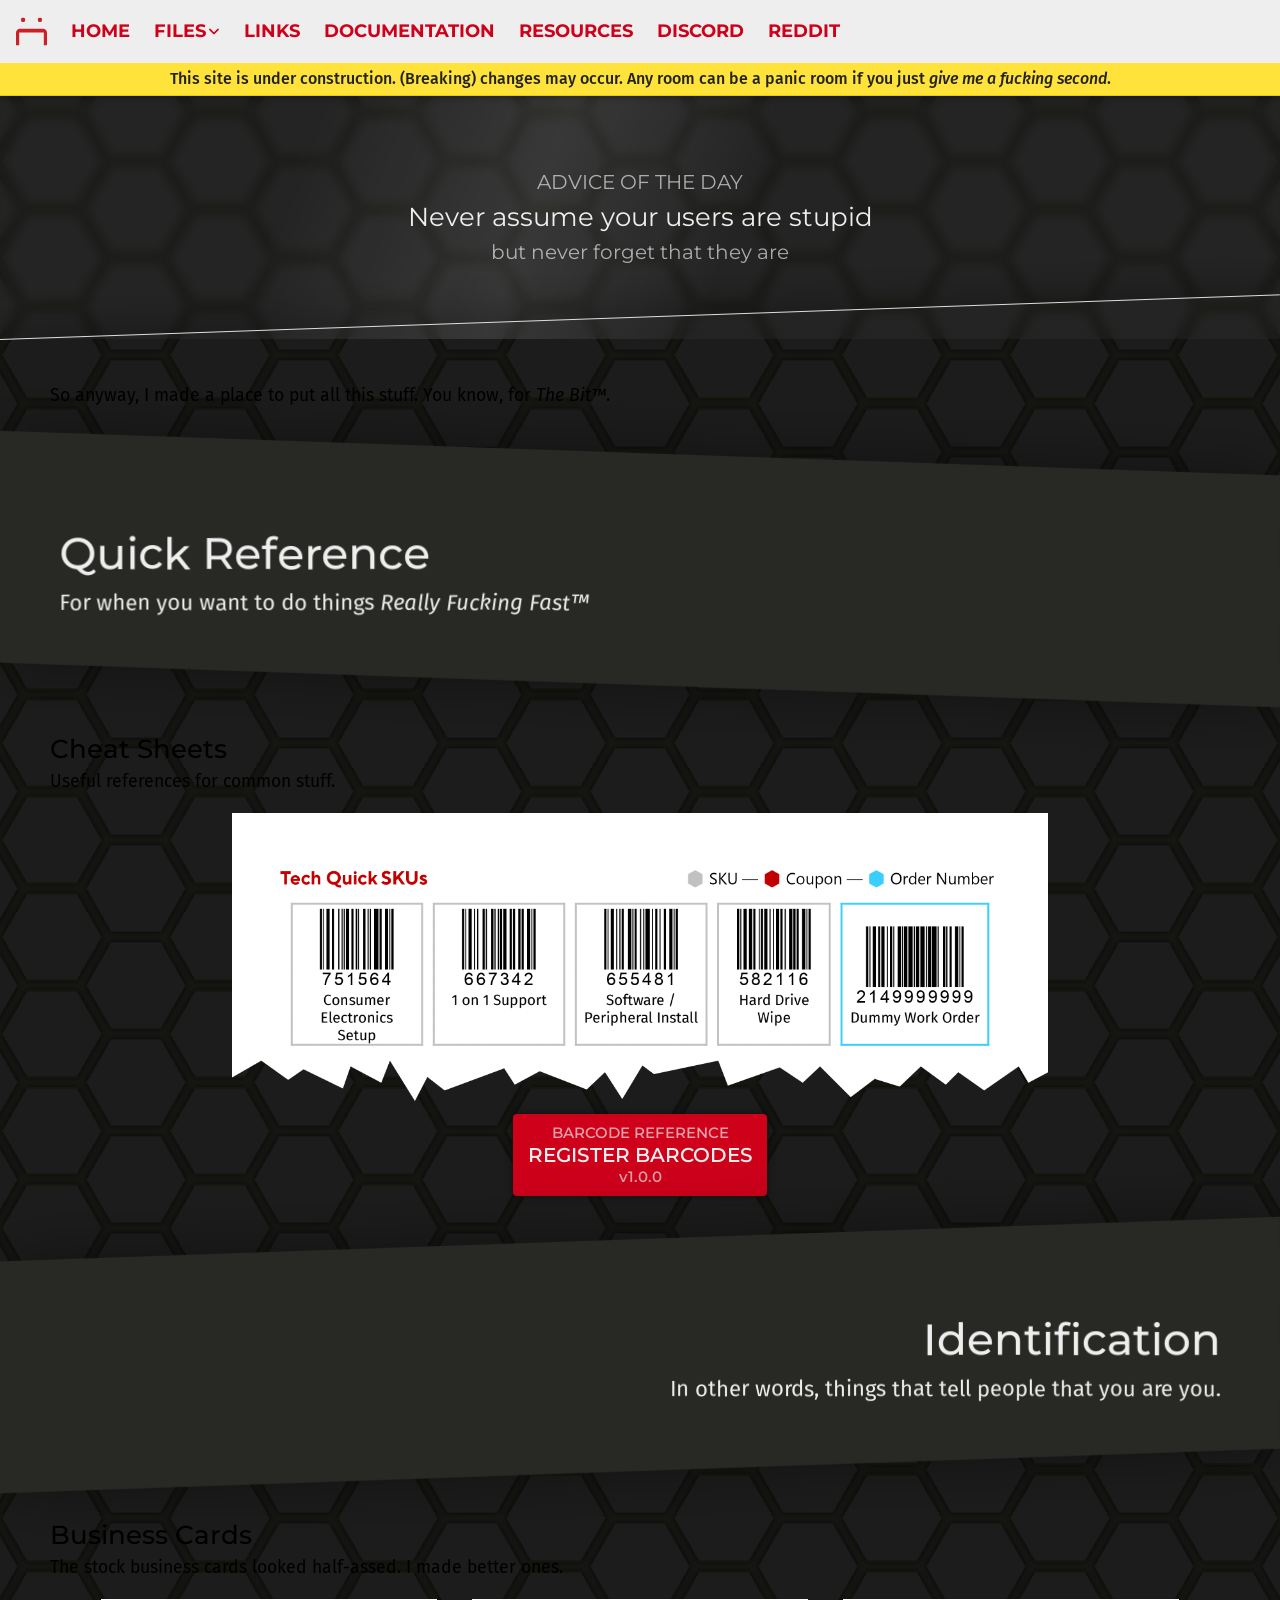
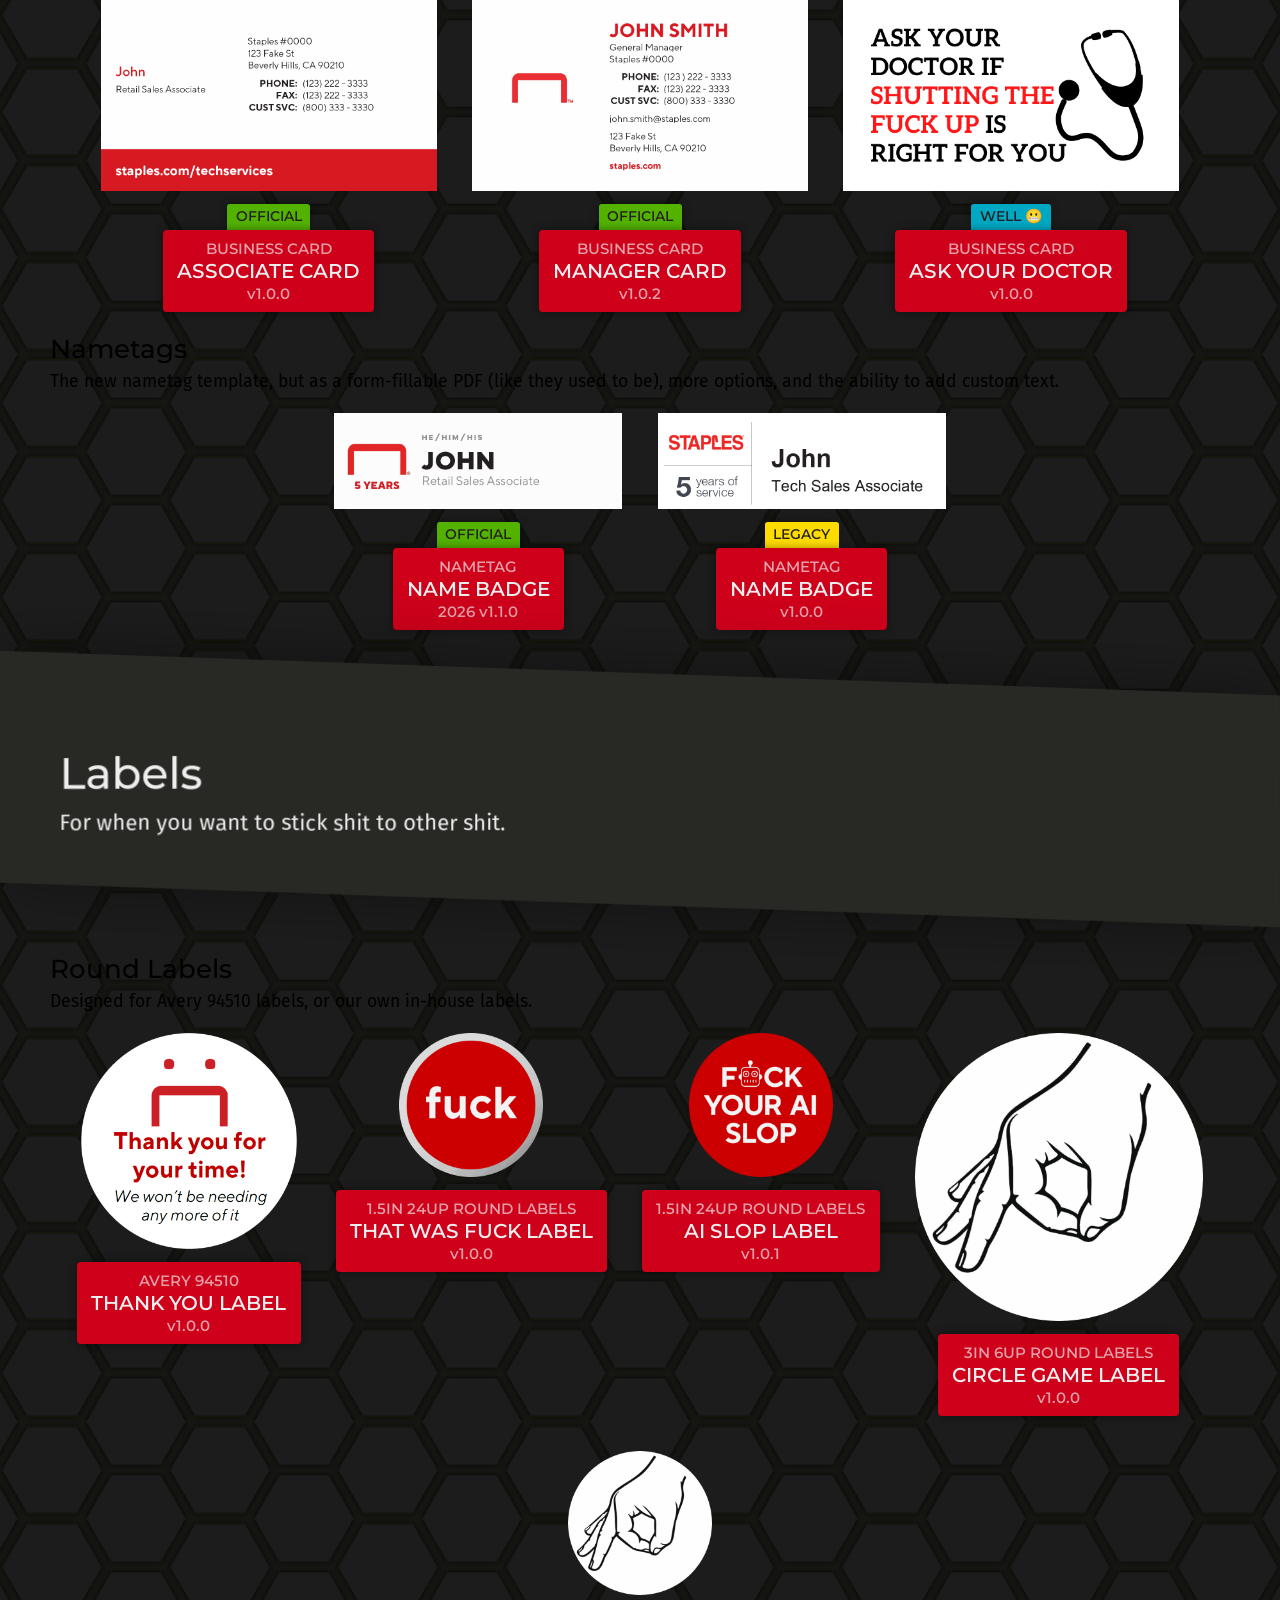
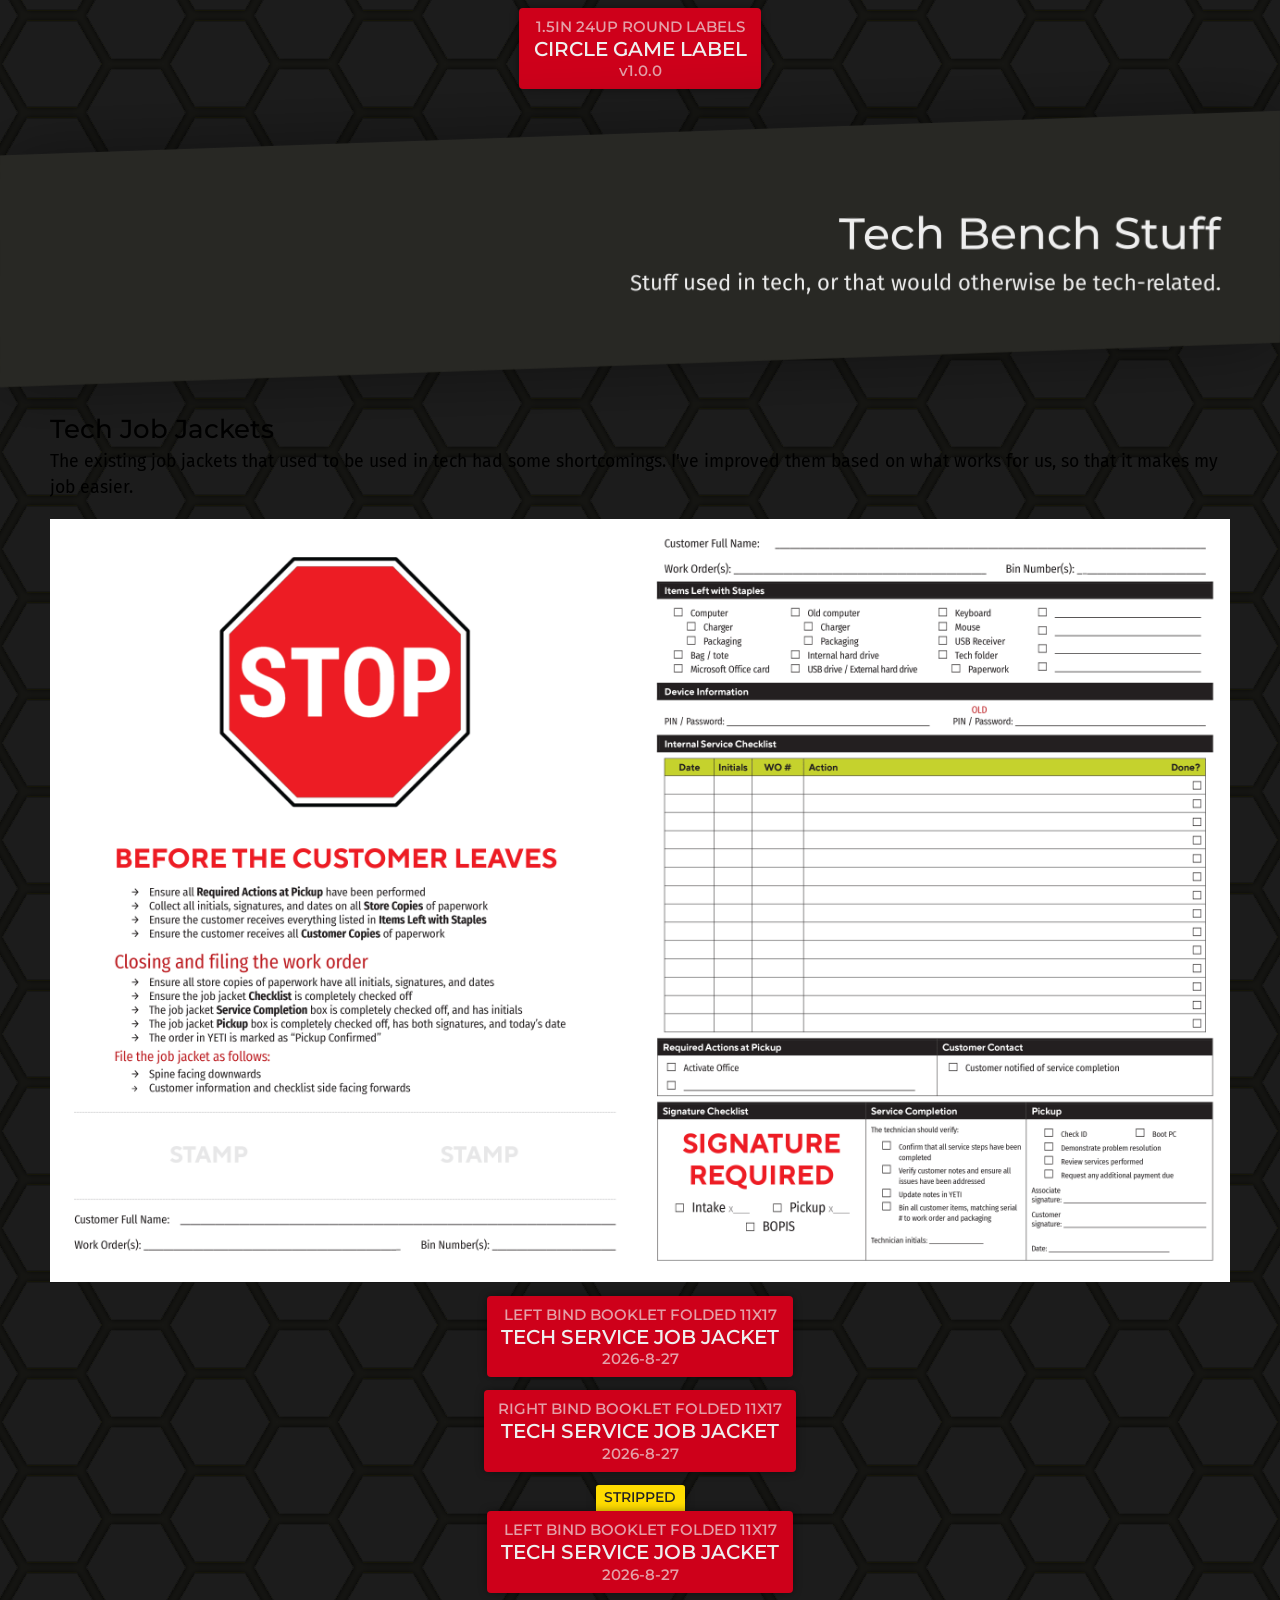
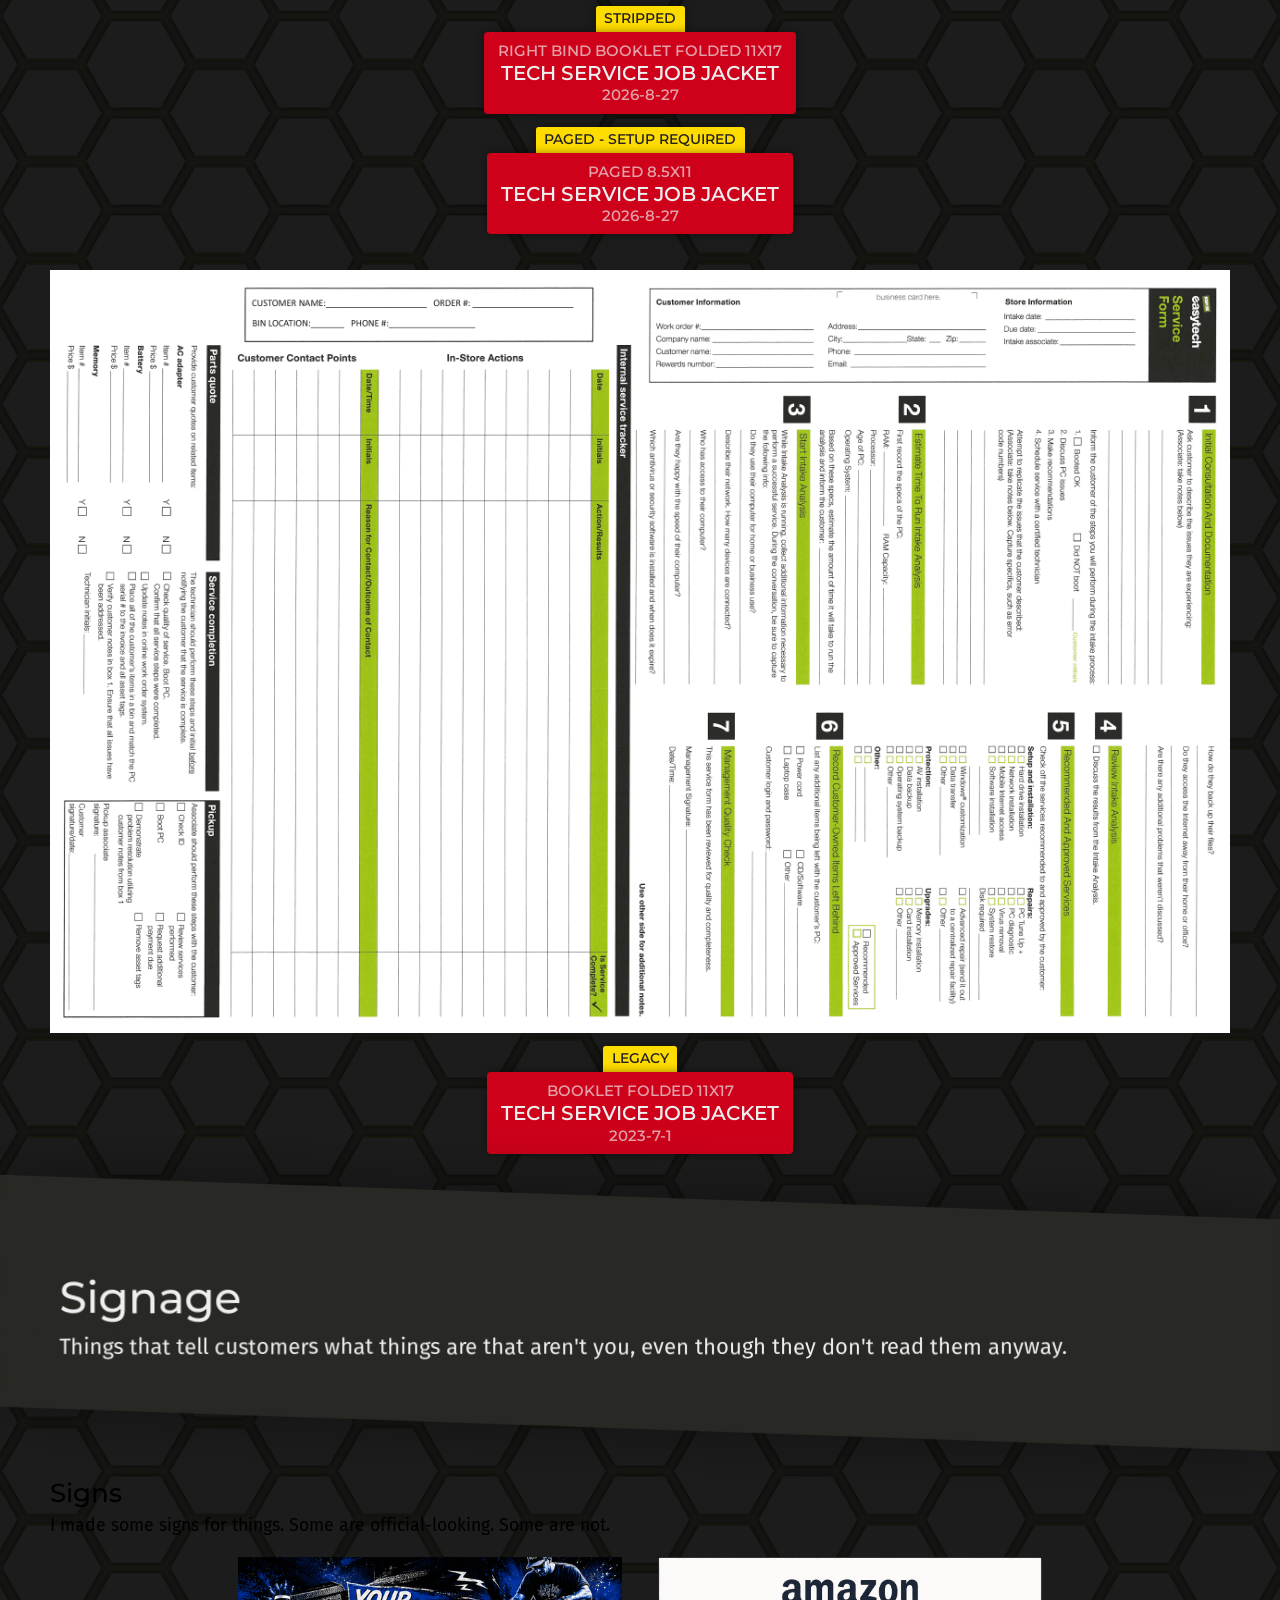
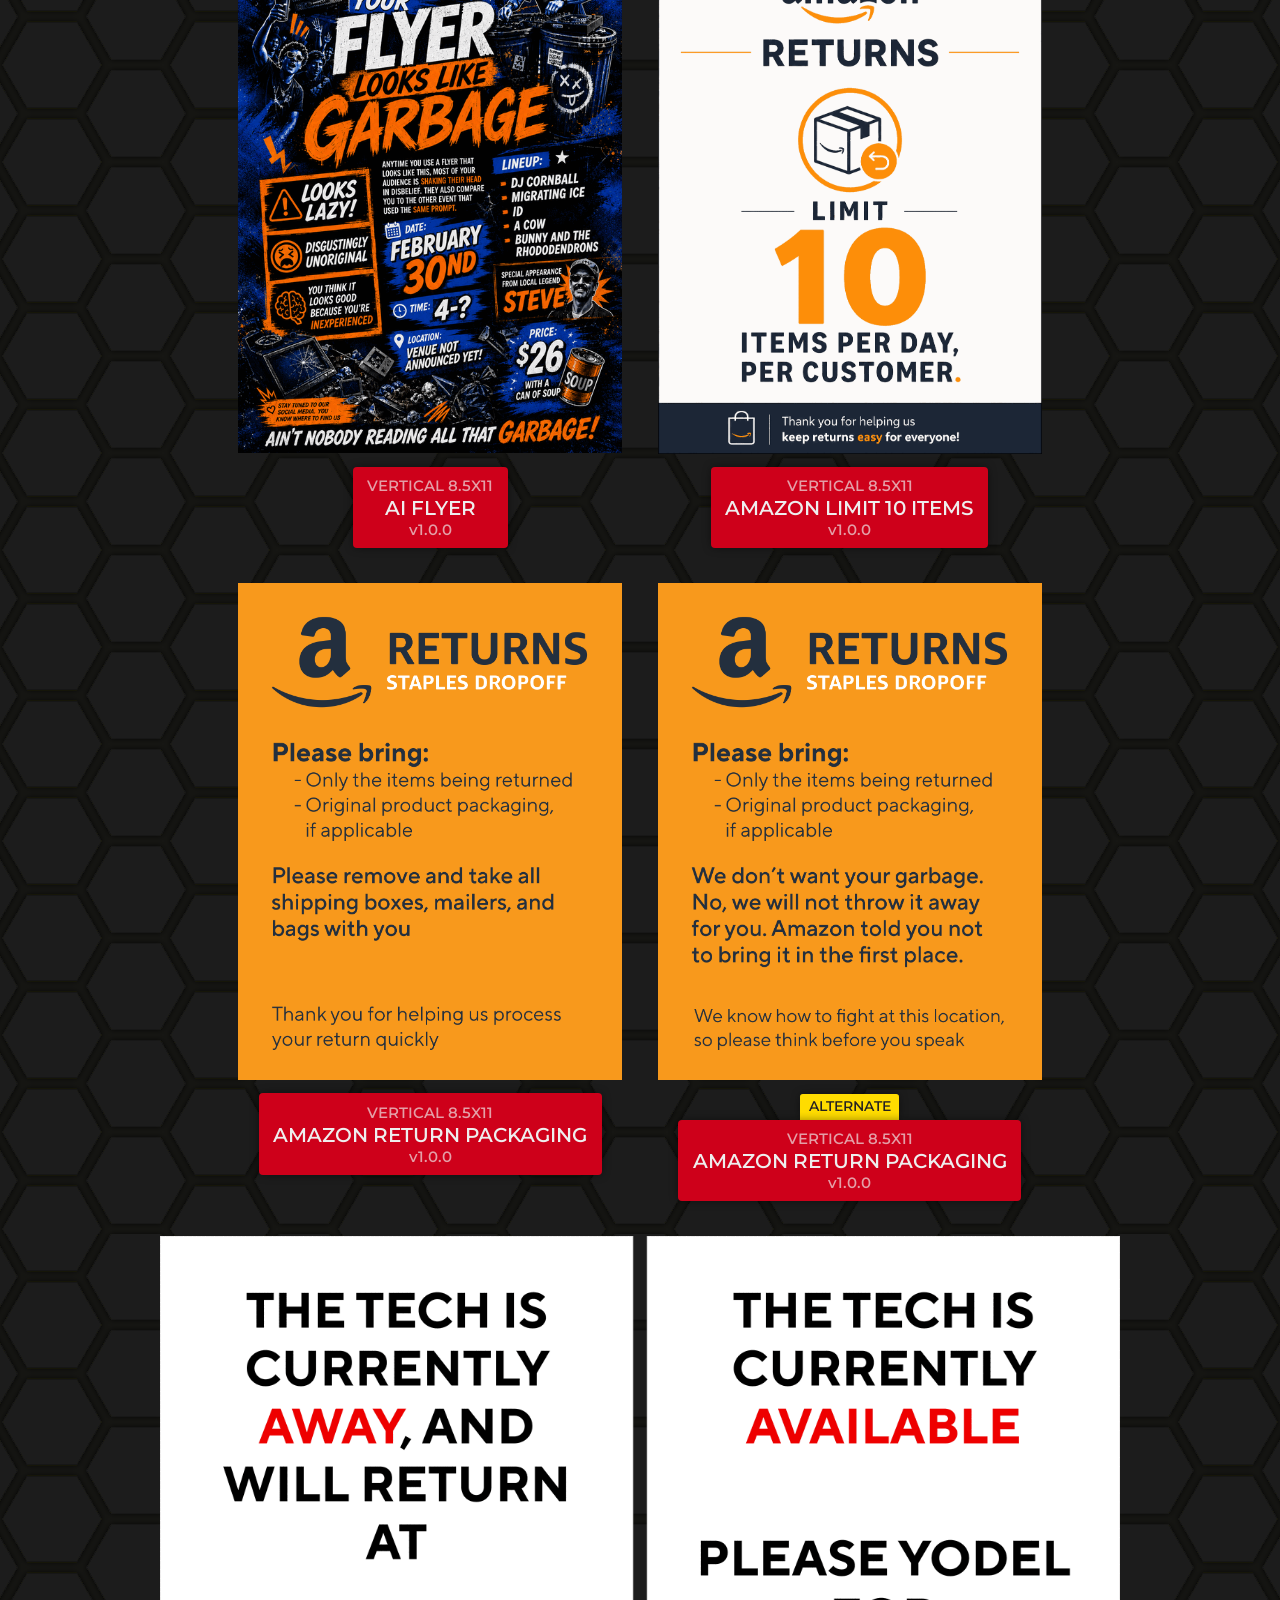
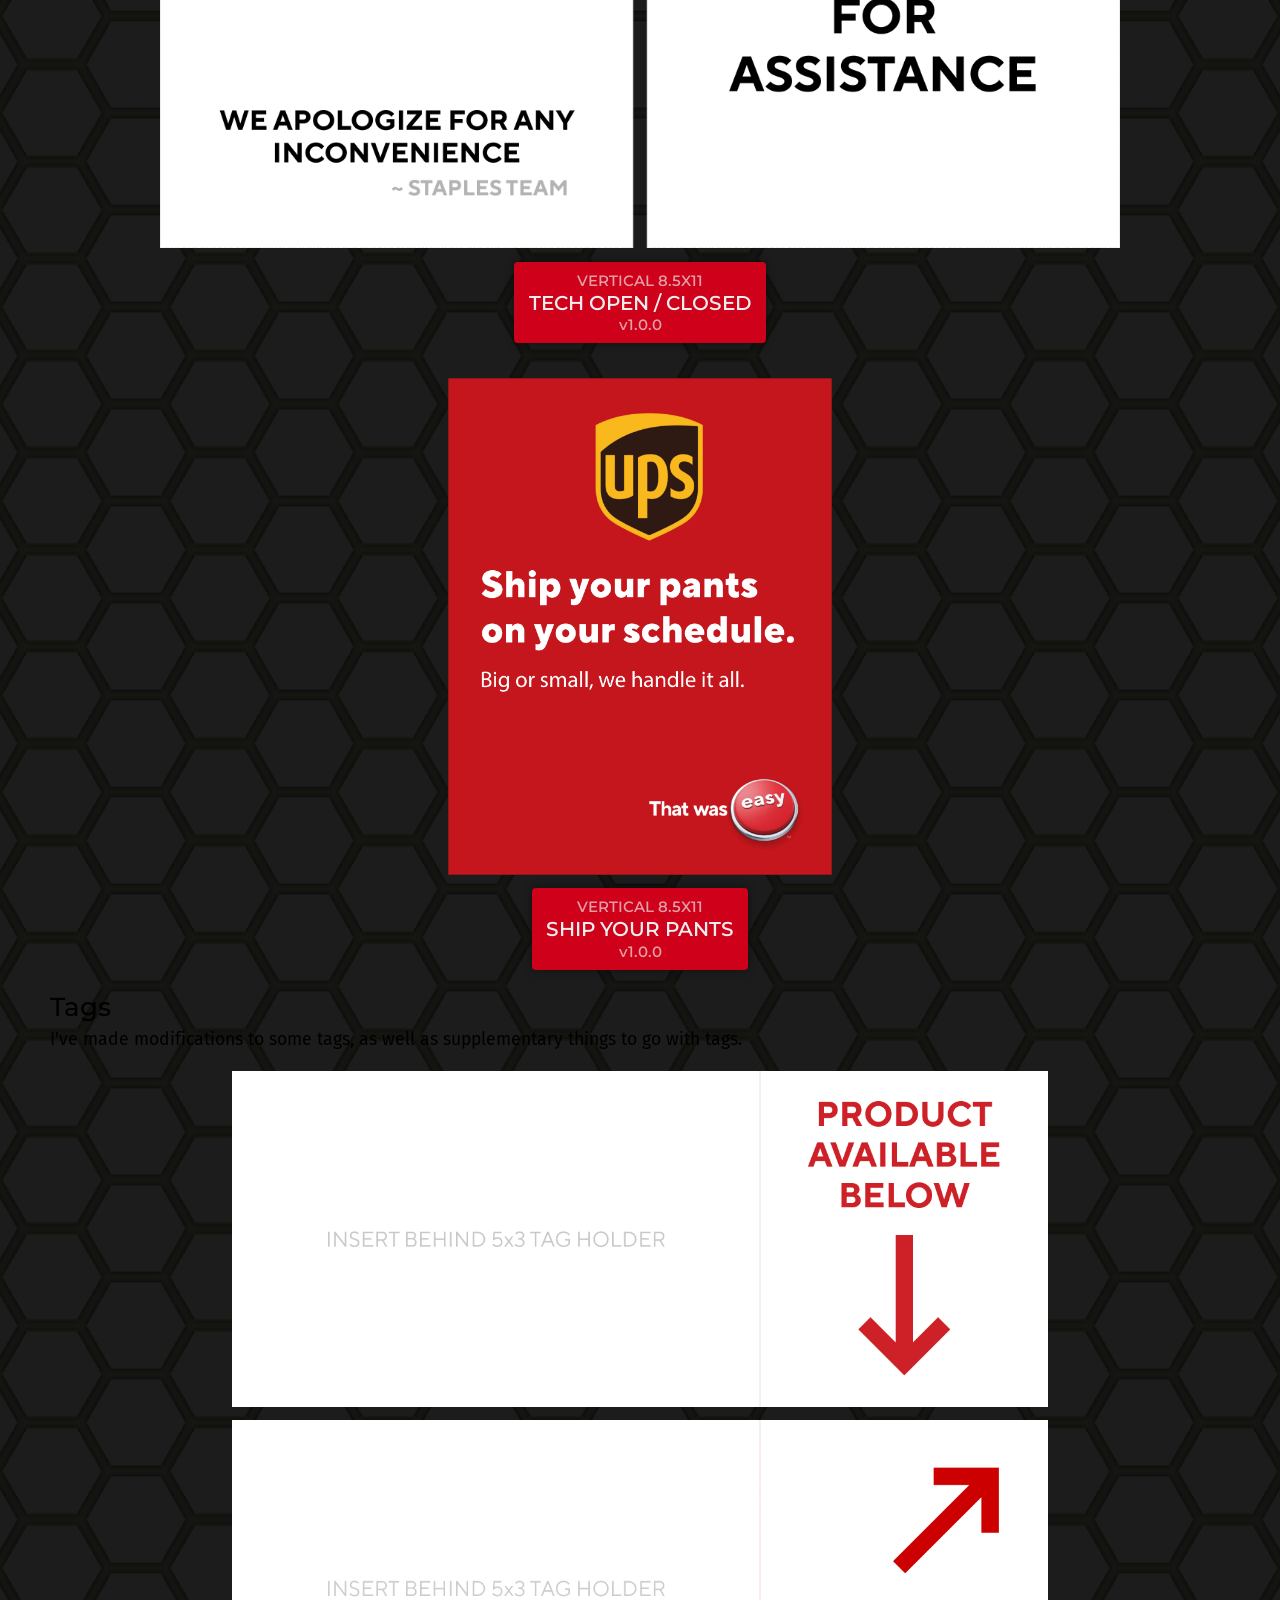
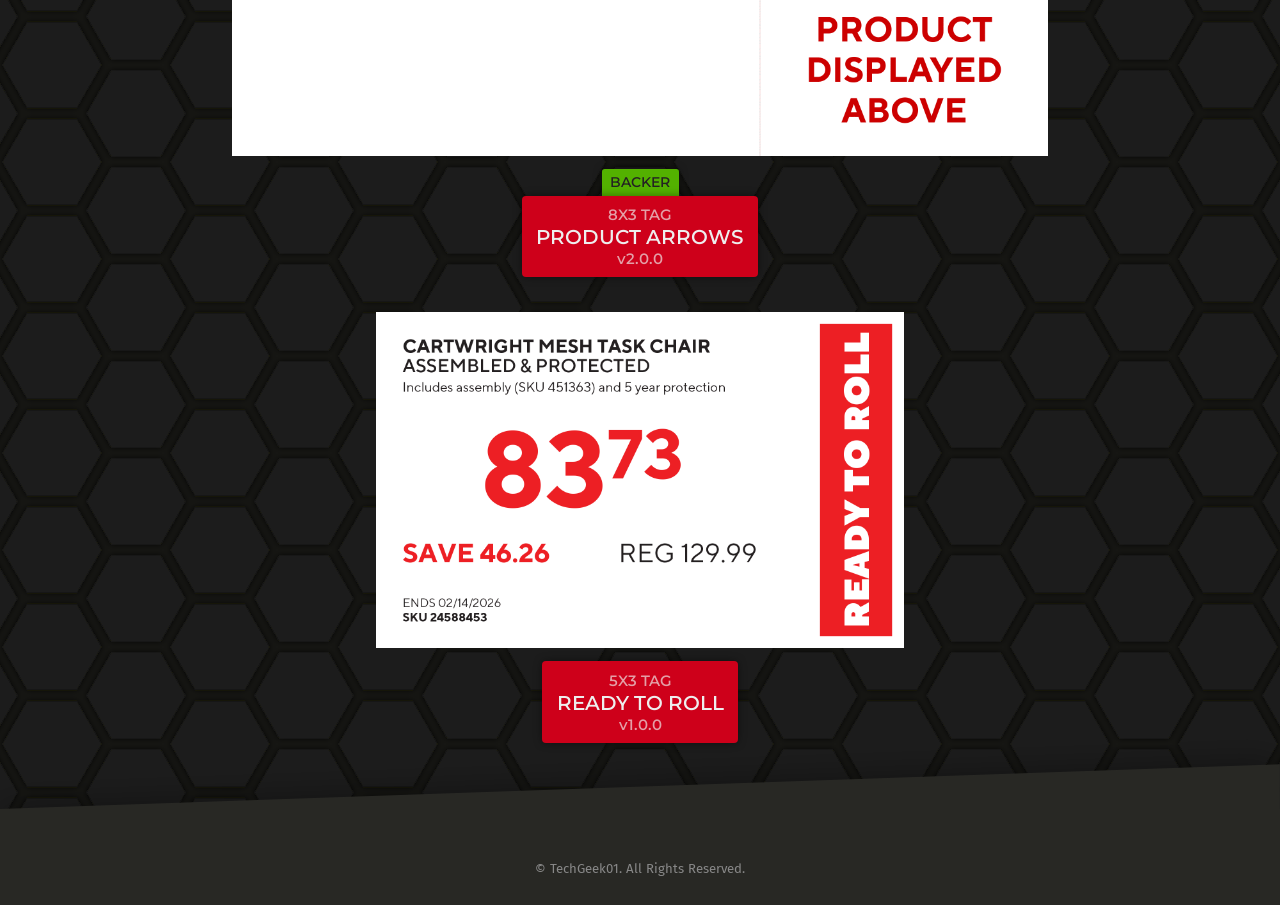
<file: index.html>
<!DOCTYPE html>
<html lang="en">
<head>
	<title>Sadples</title>

	<meta http-equiv="Content-Type" content="text/html; charset=utf-8" />
	<meta charset="UTF-8" />
	<meta http-equiv="X-UA-Compatible" content="IE=edge,chrome=1" />
	<meta name="description" content="I made a bunch of stuff. Sometimes, it's useful." />
	<meta name="keywords" content="Sadples">
  	<meta name="author" content="Sadples">
	<link rel="canonical" href="https://sadples.cc/" />
	<meta name="viewport" content="width=device-width,initial-scale=1" />

	<!-- Vector favicon for modern browsers -->
	<link rel="icon" href="/assets/icons/icon.svg" type="image/svg+xml" />

	<!-- Apple Touch icons for iOS home screen -->
	<link rel="apple-touch-icon" href="/assets/icons/apple-touch-icon.png" sizes="180x180">

	<!-- Neutral fallback -->
	<link rel="icon" href="/assets/icons/favicon.ico" sizes="any">

	<meta property="og:image" content="https://sadples.cc/assets/icons/icon-512.png">
	<meta property="og:title" content="Sadples">
	<meta property="og:description" content="I made a bunch of stuff for The Bit™. Sometimes, it's useful stuff.">
	<meta name="twitter:card" content="summary">
	<meta name="twitter:image" content="https://sadples.cc/assets/icons/icon-512.png">

	<link rel="manifest" href="/manifest.json">

	<!-- Google tag (gtag.js) -->
	<script async src="https://www.googletagmanager.com/gtag/js?id=G-BW0C0Z5X0V"></script>
	<script>
		window.dataLayer = window.dataLayer || [];
		function gtag(){dataLayer.push(arguments);}
		gtag('js', new Date());

		gtag('config', 'G-BW0C0Z5X0V');
	</script>

	<link rel="preconnect" href="https://fonts.googleapis.com" crossorigin>
	<link rel="preconnect" href="https://fonts.gstatic.com" crossorigin>
	<link rel="preload" as="style" href="https://fonts.googleapis.com/css2?family=Fira+Code:wght@400;500&family=Fira+Sans:ital,wght@0,400;0,500;1,400;1,500&family=Montserrat:wght@550;700&display=swap" crossorigin>

	<link rel="stylesheet" type="text/css" href="/css/reset.css" />
	<link rel="stylesheet" type="text/css" href="/css/style.css" />
	<link rel="stylesheet" type="text/css" href="/css/fa-v5-font-face.min.css" />
</head>
<body>
	<header>
		<menu>
			<div class="toggle">
				<input type="checkbox" id="menu-btn" name="menu-btn" class="menu-btn" />
				<label class="menu-icon" for="menu-btn">
					<span class="navicon" aria-label="Hamburger menu icon" />
				</label>
			</div>

			<nav>
				<ul>
					<li><img class="logo" src="/assets/icons/icon.svg" alt="Sadples logo" /></li>
					<li><a href="/">Home</a></li>
					<li>
						<details>
							<summary>Files</summary>
							<ul>
								<li><a href="/index.html">All Files</a></li>
								<li><a href="/index.html#reference">Quick Reference</a></li>
								<li><a href="/index.html#identification">Identification</a></li>
								<li><a href="/index.html#labels">Labels</a></li>
								<li><a href="/index.html#tech">Tech Bench Stuff</a></li>
								<li><a href="/index.html#signage">Signage</a></li>
							</ul>
						</details>
					</li>
					<li><a href="/links">Links</a></li>
					<li><a href="https://docs.sadples.cc">Documentation</a></li>
					<li><a href="/resources">Resources</a></li>
					<li><a href="https://discord.sadples.cc" target="_blank">Discord</a></li>
					<li><a href="https://reddit.com/r/staples" target="_blank">Reddit</a></li>
				</ul>
			</nav>

			<label class="shade" for="menu-btn"></label>
		</menu>

		<div class="alerts">
			<div class="banner warning">
				<p>This site is under construction. (Breaking) changes may occur. Any room can be a panic room if you just <i>give me a fucking second</i>.</p>
			</div>
		</div>
	</header>

	<div id="wrapper">
		<div class="hero short glass">
			<section class="dates">
				<h1 data-type="Advice of the day" data-releasedate="but never forget that they are">Never assume your users are stupid</h1>
			</section>
		</div>

		<div class="content right">
			<section>
				So anyway, I made a place to put all this stuff. You know, for <i>The Bit™</i>.
			</section>

			<div id="reference" class="wedge left">
				<div>
					<h1>Quick Reference</h1>
					<p>For when you want to do things <i>Really Fucking Fast™</i></p>
				</div>
			</div>

			<section>
				<h1>Cheat Sheets</h1>
				<p>Useful references for common stuff.</p>
				<section class="buttons center">
					<section class="card">
						<img src="/files/cheatsheets/register_barcodes_preview.png" alt="Barcode reference sheet" width="816px"/>
						<a class="btn file" href="/files/cheatsheets/Register_Barcodes_v1.0.0.pdf" data-type="Barcode Reference" data-version="v1.0.0" target="_blank">Register Barcodes</a>
					</section>
				</section>
			</section>

			<div id="identification" class="wedge right">
				<div>
					<h1>Identification</h1>
					<p>In other words, things that tell people that you are you.</p>
				</div>
			</div>

			<section>
				<h1>Business Cards</h1>
				<p>The stock business cards looked half-assed. I made better ones.</p>
				<section class="buttons center">
					<section class="card">
						<img src="/files/businesscard/associate_card_preview.png" alt="Associate card front" width="336px" />
						<a class="btn file" href="/files/businesscard/Associate_Business_Card_Fillable_v1.0.0.pdf" data-type="Business Card" data-version="v1.0.0" target="_blank">
							<div class="tag green">Official</div>
							Associate Card
						</a>
					</section>
					<section class="card">
						<img src="/files/businesscard/manager_card_preview.png" alt="Manager card front" width="336px" />
						<a class="btn file" href="/files/businesscard/Manager_Business_Card_Fillable_v1.0.2.pdf" data-type="Business Card" data-version="v1.0.2" target="_blank">
							<div class="tag green">Official</div>
							Manager Card
						</a>
					</section>
					<section class="card">
						<img src="/files/businesscard/askyourdoctor_card_preview.png" alt="Ask Your Doctor card front" width="336px" />
						<a class="btn file" href="/files/businesscard/AskYourDoctor_Business_Card_v1.0.0.pdf" data-type="Business Card" data-version="v1.0.0" target="_blank">
							<div class="tag blue">Well &#x1f62c;</div>
							Ask Your Doctor
						</a>
					</section>
				</section>
			</section>
			
			<section>
				<h1>Nametags</h1>
				<p>The new nametag template, but as a form-fillable PDF (like they used to be), more options, and the ability to add custom text.</p>
				<section class="buttons center">
					<section class="card">
						<img src="/files/nametag/nametag_2026_preview.png" alt="New nametag" width="288px" />
						<a class="btn file" href="/files/nametag/Nametag_2026_Fillable_v1.1.0.pdf" data-type="Nametag" data-version="2026 v1.1.0" target="_blank">
							<div class="tag green">Official</div>
							Name Badge
						</a>
					</section>
					<section class="card">
						<img src="/files/nametag/nametag_legacy_preview.png" alt="Old nametag" width="288px" />
						<a class="btn file" href="/files/nametag/Nametag_Legacy_Template.pdf" data-type="Nametag" data-version="v1.0.0" target="_blank">
							<div class="tag">Legacy</div>
							Name Badge
						</a>
					</section>
				</section>
			</section>

			<div id="labels" class="wedge left">
				<div>
					<h1>Labels</h1>
					<p>For when you want to stick shit to other shit.</p>
				</div>
			</div>

			<section>
				<h1>Round Labels</h1>
				<p>Designed for Avery 94510 labels, or our own in-house labels.</p>
				<section class="buttons center">
					<section class="card">
						<img src="/files/labels/Sadples_ThankYou_Avery_94510_preview.png" alt="Thank You label" width="216px" />
						<a class="btn file" href="/files/labels/Sadples_ThankYou_Avery_94510.pdf" data-type="Avery 94510" data-version="v1.0.0" target="_blank">Thank You label</a>
					</section>
					<section class="card">
						<img src="/files/labels/That_Was_Fuck_1.5in_24up_preview.png" alt="That was fuck label" width="144px" />
						<a class="btn file" href="/files/labels/That_Was_Fuck_1.5in_24up.pdf" data-type="1.5in 24up Round Labels" data-version="v1.0.0" target="_blank">That was fuck label</a>
					</section>
					<section class="card">
						<img src="/files/labels/Fuck_AI_Slop_1.5in_24up_preview.png" alt="Fuck AI slop label" width="144px" />
						<a class="btn file" href="/files/labels/Fuck_AI_Slop_1.5in_24up.pdf" data-type="1.5in 24up Round Labels" data-version="v1.0.1" target="_blank">AI slop label</a>
					</section>
					<section class="card">
						<img src="/files/labels/Circle_Game_3in_6up_preview.png" alt="Circle game label" width="288px" />
						<a class="btn file" href="/files/labels/Circle_Game_3in_6up.pdf" data-type="3in 6up Round Labels" data-version="v1.0.0" target="_blank">Circle game label</a>
					</section>
					<section class="card">
						<img src="/files/labels/Circle_Game_1.5in_24up_preview.png" alt="Circle game label" width="144px" />
						<a class="btn file" href="/files/labels/Circle_Game_1.5in_24up.pdf" data-type="1.5in 24up Round Labels" data-version="v1.0.0" target="_blank">Circle game label</a>
					</section>
				</section>
			</section>

			<div id="tech" class="wedge right">
				<div>
					<h1>Tech Bench Stuff</h1>
					<p>Stuff used in tech, or that would otherwise be tech-related.</p>
				</div>
			</div>

			<section>
				<h1>Tech Job Jackets</h1>
				<p>The existing job jackets that used to be used in tech had some shortcomings. I've improved them based on what works for us, so that it makes my job easier.</p>
				<section class="buttons center">
					<section class="card">
						<img src="/files/tech/jobjacket_preview.png" alt="Tech services job jacket" />
						<a class="btn file" href="/files/tech/Tech_Service_Jacket_2026-08-27_Left_Bind.pdf" data-type="Left Bind Booklet Folded 11x17" data-version="2026-8-27" target="_blank">Tech Service Job Jacket</a>
						<a class="btn file" href="/files/tech/Tech_Service_Jacket_2026-08-27_Right_Bind.pdf" data-type="Right Bind Booklet Folded 11x17" data-version="2026-8-27" target="_blank">Tech Service Job Jacket</a>
						<a class="btn file" href="/files/tech/Tech_Service_Jacket_2026-08-27_Stripped_Left_Bind.pdf" data-type="Left Bind Booklet Folded 11x17" data-version="2026-8-27" target="_blank">
							<div class="tag">Stripped</div>
							Tech Service Job Jacket
						</a>
						<a class="btn file" href="/files/tech/Tech_Service_Jacket_2026-08-27_Stripped_Right_Bind.pdf" data-type="Right Bind Booklet Folded 11x17" data-version="2026-8-27" target="_blank">
							<div class="tag">Stripped</div>
							Tech Service Job Jacket
						</a>
						<a class="btn file" href="/files/tech/Tech_Service_Jacket_2026-08-27_Paged.pdf" data-type="Paged 8.5x11" data-version="2026-8-27" target="_blank">
							<div class="tag">Paged - Setup Required</div>
							Tech Service Job Jacket
						</a>
					</section>
					<section class="card">
						<img src="/files/tech/jobjacket_old_preview.png" alt="Old tech services job jacket" />
						<a class="btn file" href="goodies/tech/Tech_Work_Order_Service_Form_2023-07-01.pdf" data-type="Booklet Folded 11x17" data-version="2023-7-1" target="_blank">
							<div class="tag">Legacy</div>
							Tech Service Job Jacket
						</a>
					</section>
				</section>
			</section>

			<div id="signage" class="wedge left">
				<div>
					<h1>Signage</h1>
					<p>Things that tell customers what things are that aren't you, even though they don't read them anyway.</p>
				</div>
			</div>

			<section>
				<h1>Signs</h1>
				<p>I made some signs for things. Some are official-looking. Some are not.</p>
				<section class="buttons center">
					<section class="card">
						<img src="/files/signs/AI_Flyer_preview.png" alt="AI flyer" width="384px"/>
						<a class="btn file" href="/files/signs/AI_Flyer.pdf" data-type="Vertical 8.5x11" data-version="v1.0.0" target="_blank">AI Flyer</a>
					</section>
					<section class="card">
						<img src="/files/signs/amazon_limit_10_items_preview.png" alt="Amazon return packaging" width="384px"/>
						<a class="btn file" href="/files/signs/amazon_limit_10_items.png" data-type="Vertical 8.5x11" data-version="v1.0.0" target="_blank">Amazon Limit 10 Items</a>
					</section>
					<section class="card">
						<img src="/files/signs/amazon_packaging_preview.png" alt="Amazon return packaging" width="384px"/>
						<a class="btn file" href="/files/signs/Amazon_Return_Packaging_8.5x11_v1.0.0.pdf" data-type="Vertical 8.5x11" data-version="v1.0.0" target="_blank">Amazon Return Packaging</a>
					</section>
					<section class="card">
						<img src="/files/signs/amazon_packaging_alt_preview.png" alt="Amazon return packaging alternate" width="384px"/>
						<a class="btn file warning" href="/files/signs/Amazon_Return_Packaging_8.5x11_Alternate_v1.0.0.pdf" data-type="Vertical 8.5x11" data-version="v1.0.0" target="_blank">
							<div class="tag">Alternate</div>
							Amazon Return Packaging
						</a>
					</section>
					<section class="card">
						<img src="/files/signs/tech_open_closed_preview.png" alt="Tech open & closed" width="960px"/>
						<a class="btn file" href="/files/signs/Tech_Open_Closed_v1.0.0.pdf" data-type="Vertical 8.5x11" data-version="v1.0.0" target="_blank">Tech Open / Closed</a>
					</section>
					<section class="card">
						<img src="/files/signs/shipyourpants_preview.png" alt="Ship your pants" width="384px"/>
						<a class="btn file" href="/files/signs/Ship_Your_Pants_UPS_8.5x11_v1.0.0.pdf" data-type="Vertical 8.5x11" data-version="v1.0.0" target="_blank">Ship Your Pants</a>
					</section>
				</section>
			</section>
			<section>
				<h1>Tags</h1>
				<p>I've made modifications to some tags, as well as supplementary things to go with tags.</p>
				<section class="buttons center">
					<section class="card">
						<img src="/files/tags/product_avail_arrow_preview.png" alt="Product available arrows" width="816px"/>
						<img src="/files/tags/product_display_arrow_preview.png" alt="Product displayed arrows" width="816px"/>
						<a class="btn file" href="/files/tags/Product_5x3_Arrows_v2.0.0.pdf" data-type="8x3 Tag" data-version="v2.0.0" target="_blank">
							<div class="tag green">Backer</div>
							<span>Product Arrows</span></span>
						</a>
					</section>
					<section class="card">
						<img src="/files/tags/readytoroll_preview.png" alt="Ready to Roll tag" width="528px"/>
						<a class="btn file" href="/files/tags/Ready_to_Roll_5x3_Tag_v1.0.0.pdf" data-type="5x3 Tag" data-version="v1.0.0" target="_blank">Ready to Roll</a>
					</section>
				</section>
			</section>

			<footer class="right">
				<p>© TechGeek01. All Rights Reserved.</p>
			</footer>
		</div>
	</div>
	<script src="/js/enhancements.js"></script>
</body>
</html>
</file>
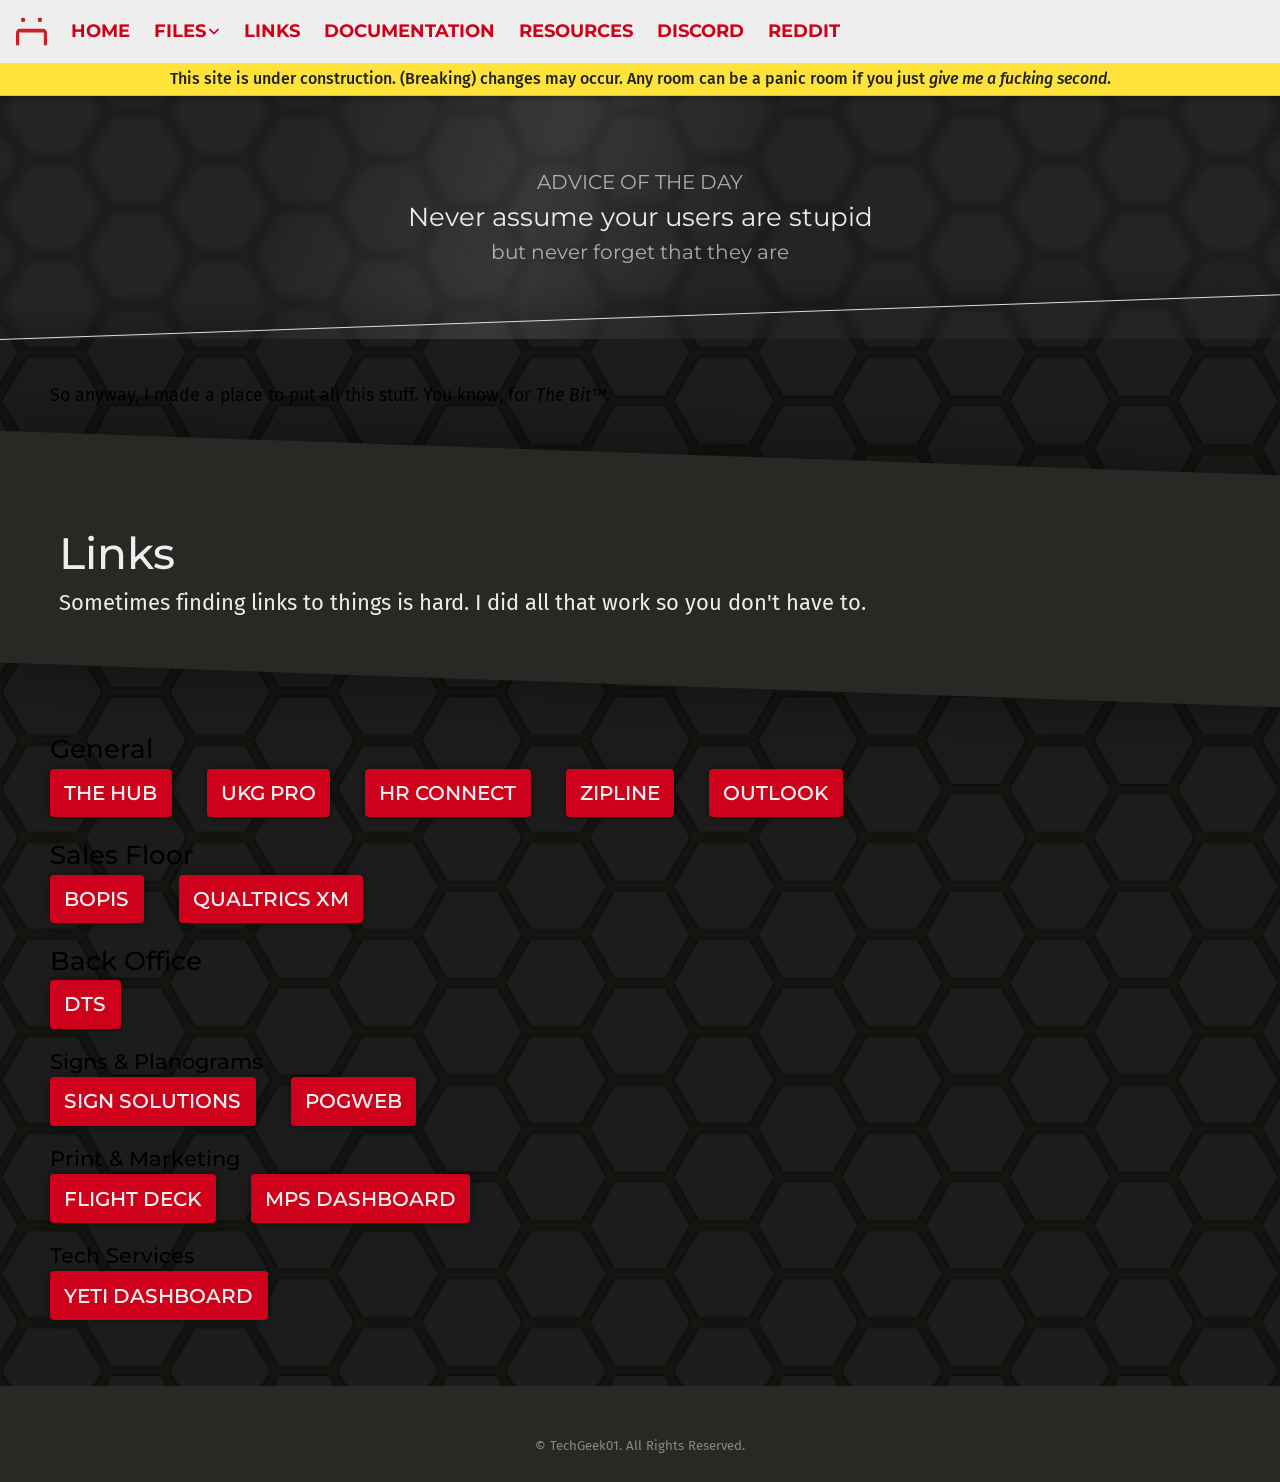
<file: links/index.html>
<!DOCTYPE html>
<html lang="en">
<head>
	<title>Links - Sadples</title>

	<meta http-equiv="Content-Type" content="text/html; charset=utf-8" />
	<meta charset="UTF-8" />
	<meta http-equiv="X-UA-Compatible" content="IE=edge,chrome=1" />
	<meta name="description" content="I made a bunch of stuff. Sometimes, it's useful." />
	<meta name="keywords" content="Sadples">
  	<meta name="author" content="Sadples">
	<link rel="canonical" href="https://sadples.cc/links/" />
	<meta name="viewport" content="width=device-width,initial-scale=1" />

	<!-- Vector favicon for modern browsers -->
	<link rel="icon" href="/assets/icons/icon.svg" type="image/svg+xml" />

	<!-- Apple Touch icons for iOS home screen -->
	<link rel="apple-touch-icon" href="/assets/icons/apple-touch-icon.png" sizes="180x180">

	<!-- Neutral fallback -->
	<link rel="icon" href="/assets/icons/favicon.ico" sizes="any">

	<meta property="og:image" content="https://sadples.cc/assets/icons/icon-512.png">
	<meta property="og:title" content="Sadples">
	<meta property="og:description" content="I made a bunch of stuff for The Bit™. Sometimes, it's useful stuff.">
	<meta name="twitter:card" content="summary">
	<meta name="twitter:image" content="https://sadples.cc/assets/icons/icon-512.png">

	<link rel="manifest" href="/manifest.json">

	<!-- Google tag (gtag.js) -->
	<script async src="https://www.googletagmanager.com/gtag/js?id=G-BW0C0Z5X0V"></script>
	<script>
		window.dataLayer = window.dataLayer || [];
		function gtag(){dataLayer.push(arguments);}
		gtag('js', new Date());

		gtag('config', 'G-BW0C0Z5X0V');
	</script>

	<link rel="preconnect" href="https://fonts.googleapis.com" crossorigin>
	<link rel="preconnect" href="https://fonts.gstatic.com" crossorigin>
	<link rel="preload" as="style" href="https://fonts.googleapis.com/css2?family=Fira+Code:wght@400;500&family=Fira+Sans:ital,wght@0,400;0,500;1,400;1,500&family=Montserrat:wght@550;700&display=swap" crossorigin>

	<link rel="stylesheet" type="text/css" href="/css/reset.css" />
	<link rel="stylesheet" type="text/css" href="/css/style.css" />
	<link rel="stylesheet" type="text/css" href="/css/fa-v5-font-face.min.css" />
</head>
<body>
	<header>
		<menu>
			<div class="toggle">
				<input type="checkbox" id="menu-btn" name="menu-btn" class="menu-btn" />
				<label class="menu-icon" for="menu-btn">
					<span class="navicon" aria-label="Hamburger menu icon" />
				</label>
			</div>

			<nav>
				<ul>
					<li><img class="logo" src="/assets/icons/icon.svg" alt="Sadples logo" /></li>
					<li><a href="/">Home</a></li>
					<li>
						<details>
							<summary>Files</summary>
							<ul>
								<li><a href="/index.html">All Files</a></li>
								<li><a href="/index.html#reference">Quick Reference</a></li>
								<li><a href="/index.html#identification">Identification</a></li>
								<li><a href="/index.html#labels">Labels</a></li>
								<li><a href="/index.html#tech">Tech Bench Stuff</a></li>
								<li><a href="/index.html#signage">Signage</a></li>
							</ul>
						</details>
					</li>
					<li><a href="/links">Links</a></li>
					<li><a href="https://docs.sadples.cc">Documentation</a></li>
					<li><a href="/resources">Resources</a></li>
					<li><a href="https://discord.sadples.cc" target="_blank">Discord</a></li>
					<li><a href="https://reddit.com/r/staples" target="_blank">Reddit</a></li>
				</ul>
			</nav>

			<label class="shade" for="menu-btn"></label>
		</menu>

		<div class="alerts">
			<div class="banner warning">
				<p>This site is under construction. (Breaking) changes may occur. Any room can be a panic room if you just <i>give me a fucking second</i>.</p>
			</div>
		</div>
	</header>

	<div id="wrapper">
		<div class="hero short glass">
			<section class="dates">
				<h1 data-type="Advice of the day" data-releasedate="but never forget that they are">Never assume your users are stupid</h1>
			</section>
		</div>

		<div class="content right">
			<section>
				So anyway, I made a place to put all this stuff. You know, for <i>The Bit™</i>.
			</section>

			<div class="wedge left">
				<div>
					<h1>Links</h1>
					<p>Sometimes finding links to things is hard. I did all that work so you don't have to.</i></p>
				</div>
			</div>

			<section>
				<h1>General</h1>
				<section class="buttons">
					<a class="btn" href="https://hub.staples.com" target="_blank">The Hub</a>
					<a class="btn" href="https://staples-sso.prd.mykronos.com" target="_blank">UKG Pro</a>
					<a class="btn" href="https://hrconnect.staples.com" target="_blank">HR Connect</a>
					<a class="btn" href="https://staplesretail.retailzipline.com" target="_blank">Zipline</a>
					<a class="btn" href="https://outlook.cloud.microsoft/mail" target="_blank">Outlook</a>
				</section>
			</section>

			<section>
				<h1>Sales Floor</h1>
				<section class="buttons">
					<a class="btn" href="https://yantra.staples.com" target="_blank">BOPIS</a>
					<a class="btn" href="https://staplesstores.qualtrics.com/reporting-dashboard/web/695eac61d6961e00081ffa4f/pages/Page_b68ebe1b-d11a-41b8-bb0f-c2fdac29ef10/view" target="_blank">Qualtrics XM</a>
				</section>
			</section>

			<section>
				<h1>Back Office</h1>
				<section class="buttons">
					<a class="btn" href="https://transactiontracking.com" target="_blank">DTS</a>
				</p>
			</section>

			<section>
				<h1>Signs & Planograms</h1>
				<section class="buttons">
					<a class="btn" href="http://signsolutions.staples.com/signsolutions/jsp/SignSolutions.jsp" target="_blank">Sign Solutions</a>
					<a class="btn" href="http://planogram.staples.com/pogweb/pogrecentchanges.aspx" target="_blank">POGWeb</a>
				</section>
			</section>

			<section>
				<h1>Print & Marketing</h1>
				<section class="buttons">
					<a class="btn" href="https://flightdeck.staples.com" target="_blank">Flight Deck</a>
					<a class="btn" href="https://rpmservices.staples.com/mps/mpshome" target="_blank">MPS Dashboard</a>
				</section>
			</section>

			<section>
				<h1>Tech Services</h1>
				<section class="buttons">
					<a class="btn" href="https://techserviesyeti.staples.com/Yeti" target="_blank">YETI Dashboard</a>
				</section>
			</section>

			<footer class="right">
				<p>© TechGeek01. All Rights Reserved.</p>
			</footer>
		</div>
	</div>
	<script src="/js/enhancements.js"></script>
</body>
</html>
</file>
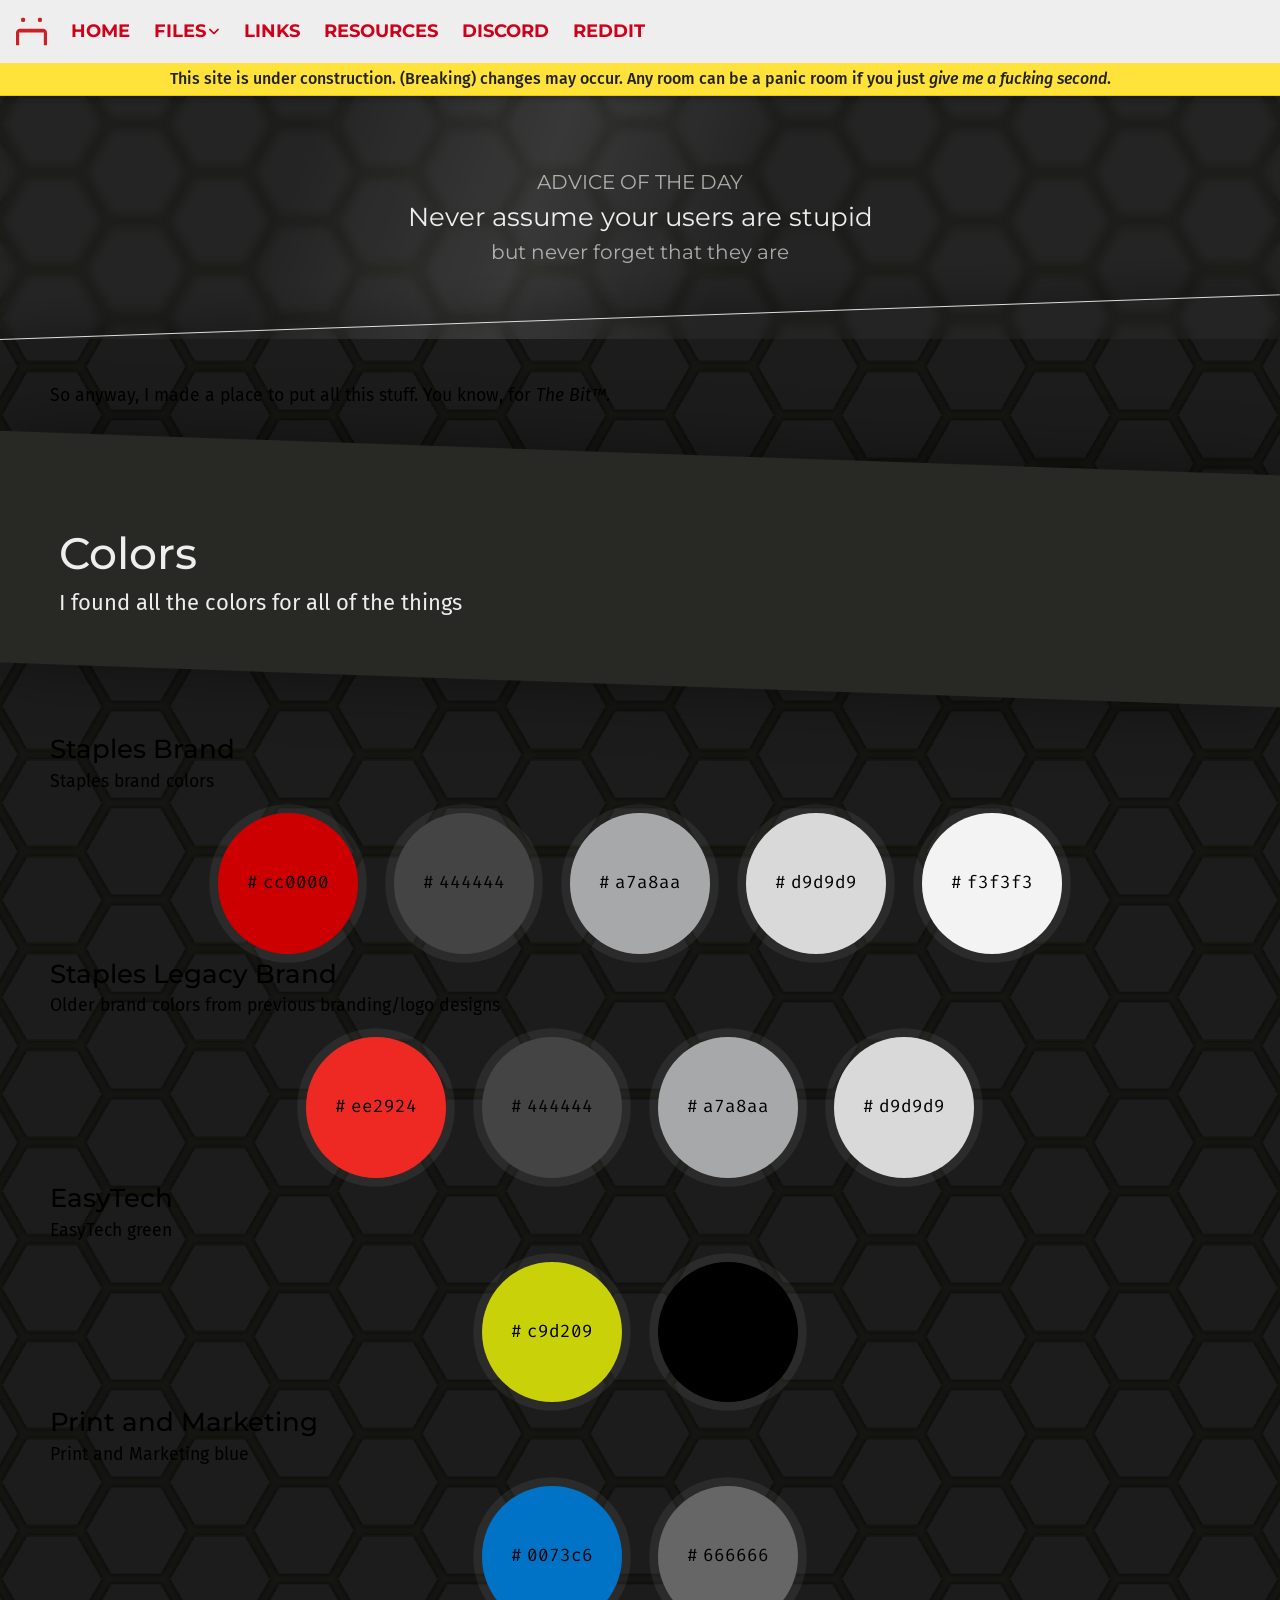
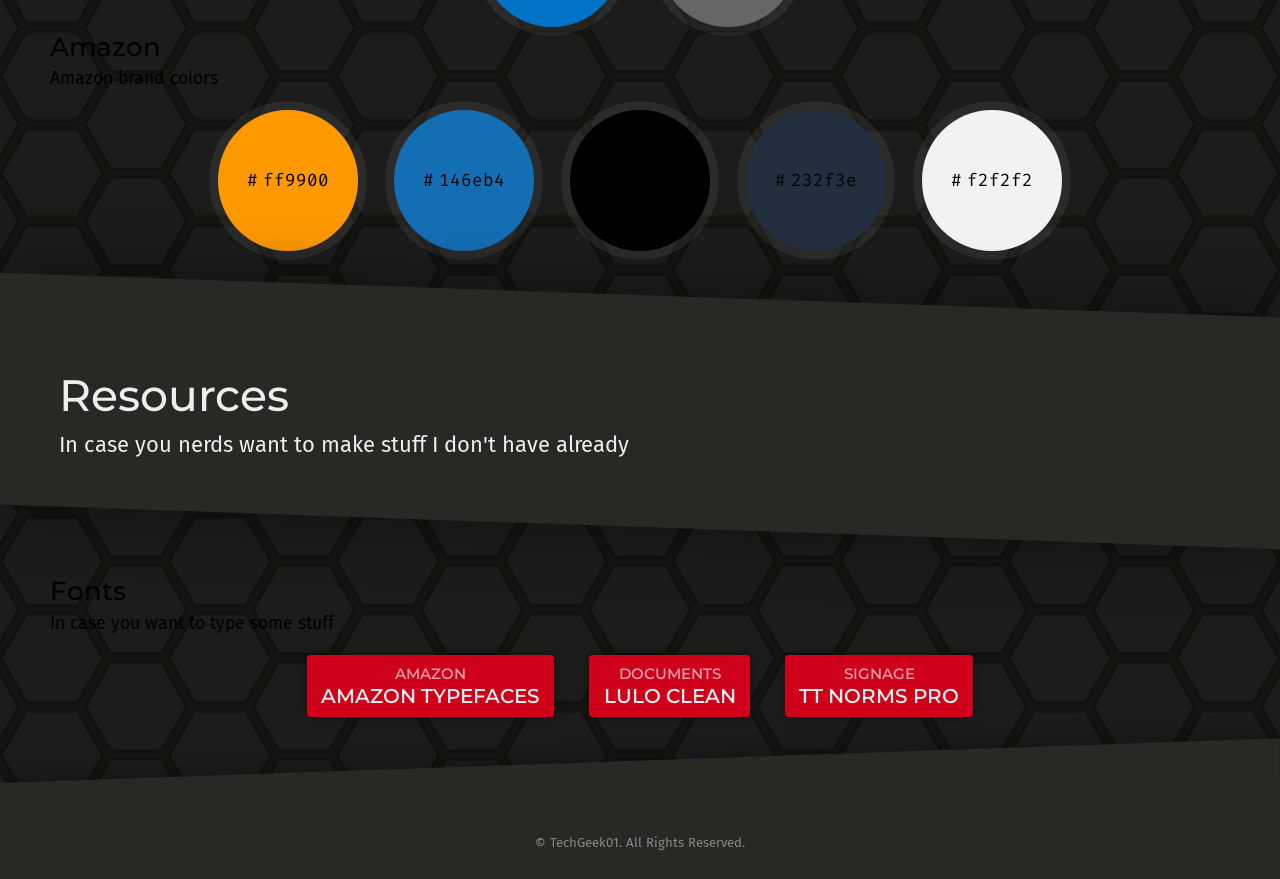
<file: resources/index.html>
<!DOCTYPE html>
<html lang="en">
<head>
	<title>Resources - Sadples</title>

	<meta http-equiv="Content-Type" content="text/html; charset=utf-8" />
	<meta charset="UTF-8" />
	<meta http-equiv="X-UA-Compatible" content="IE=edge,chrome=1" />
	<meta name="description" content="I made a bunch of stuff. Sometimes, it's useful." />
	<meta name="keywords" content="Sadples">
  	<meta name="author" content="Sadples">
	<link rel="canonical" href="https://sadples.cc/resources/" />
	<meta name="viewport" content="width=device-width,initial-scale=1" />

	<!-- Vector favicon for modern browsers -->
	<link rel="icon" href="/assets/icons/icon.svg" type="image/svg+xml" />

	<!-- Apple Touch icons for iOS home screen -->
	<link rel="apple-touch-icon" href="/assets/icons/apple-touch-icon.png" sizes="180x180">

	<!-- Neutral fallback -->
	<link rel="icon" href="/assets/icons/favicon.ico" sizes="any">

	<meta property="og:image" content="https://sadples.cc/assets/icons/icon-512.png">
	<meta property="og:title" content="Sadples">
	<meta property="og:description" content="I made a bunch of stuff for The Bit™. Sometimes, it's useful stuff.">
	<meta name="twitter:card" content="summary">
	<meta name="twitter:image" content="https://sadples.cc/assets/icons/icon-512.png">

	<link rel="manifest" href="/manifest.json">

	<!-- Google tag (gtag.js) -->
	<script async src="https://www.googletagmanager.com/gtag/js?id=G-BW0C0Z5X0V"></script>
	<script>
		window.dataLayer = window.dataLayer || [];
		function gtag(){dataLayer.push(arguments);}
		gtag('js', new Date());

		gtag('config', 'G-BW0C0Z5X0V');
	</script>

	<link rel="preconnect" href="https://fonts.googleapis.com" crossorigin>
	<link rel="preconnect" href="https://fonts.gstatic.com" crossorigin>
	<link rel="preload" as="style" href="https://fonts.googleapis.com/css2?family=Fira+Code:wght@400;500&family=Fira+Sans:ital,wght@0,400;0,500;1,400;1,500&family=Montserrat:wght@550;700&display=swap" crossorigin>

	<link rel="stylesheet" type="text/css" href="/css/reset.css" />
	<link rel="stylesheet" type="text/css" href="/css/style.css" />
	<link rel="stylesheet" type="text/css" href="/css/fa-v5-font-face.min.css" />
</head>
<body>
	<header>
		<menu>
			<div class="toggle">
				<input type="checkbox" id="menu-btn" name="menu-btn" class="menu-btn" />
				<label class="menu-icon" for="menu-btn">
					<span class="navicon" aria-label="Hamburger menu icon" />
				</label>
			</div>

			<nav>
				<ul>
					<li><img class="logo" src="/assets/icons/icon.svg" alt="Sadples logo" /></li>
					<li><a href="/">Home</a></li>
					<li>
						<details>
							<summary>Files</summary>
							<ul>
								<li><a href="/index.html">All Files</a></li>
								<li><a href="/index.html#reference">Quick Reference</a></li>
								<li><a href="/index.html#identification">Identification</a></li>
								<li><a href="/index.html#labels">Labels</a></li>
								<li><a href="/index.html#tech">Tech Bench Stuff</a></li>
								<li><a href="/index.html#signage">Signage</a></li>
							</ul>
						</details>
					</li>
					<li><a href="/links">Links</a></li>
					<li><a href="/resources">Resources</a></li>
					<li><a href="https://discord.sadples.cc" target="_blank">Discord</a></li>
					<li><a href="https://reddit.com/r/staples" target="_blank">Reddit</a></li>
				</ul>
			</nav>

			<label class="shade" for="menu-btn"></label>
		</menu>

		<div class="alerts">
			<div class="banner warning">
				<p>This site is under construction. (Breaking) changes may occur. Any room can be a panic room if you just <i>give me a fucking second</i>.</p>
			</div>
		</div>
	</header>

	<div id="wrapper">
		<div class="hero short glass">
			<section class="dates">
				<h1 data-type="Advice of the day" data-releasedate="but never forget that they are">Never assume your users are stupid</h1>
			</section>
		</div>

		<div class="content right">
			<section>
				So anyway, I made a place to put all this stuff. You know, for <i>The Bit™</i>.
			</section>

			<div id="reference" class="wedge left">
				<div>
					<h1>Colors</h1>
					<p>I found all the colors for all of the things</p>
				</div>
			</div>

			<section>
				<h1>Staples Brand</h1>
				<p>Staples brand colors</p>
				<section class="buttons center">
					<a href="https://colorhexa.com/cc0000" class="swatch" style="--color: #cc0000" target="_blank">cc0000</a>
					<a href="https://colorhexa.com/444444" class="swatch" style="--color: #444444" target="_blank">444444</a>
					<a href="https://colorhexa.com/a7a8aa" class="swatch" style="--color: #a7a8aa" target="_blank">a7a8aa</a>
					<a href="https://colorhexa.com/d9d9d9" class="swatch" style="--color: #d9d9d9" target="_blank">d9d9d9</a>
					<a href="https://colorhexa.com/f3f3f3" class="swatch" style="--color: #f3f3f3" target="_blank">f3f3f3</a>
				</section>

				<h1>Staples Legacy Brand</h1>
				<p>Older brand colors from previous branding/logo designs</p>
				<section class="buttons center">
					<a href="https://colorhexa.com/ee2924" class="swatch" style="--color: #ee2924" target="_blank">ee2924</a>
					<a href="https://colorhexa.com/444444" class="swatch" style="--color: #444444" target="_blank">444444</a>
					<a href="https://colorhexa.com/a7a8aa" class="swatch" style="--color: #a7a8aa" target="_blank">a7a8aa</a>
					<a href="https://colorhexa.com/d9d9d9" class="swatch" style="--color: #d9d9d9" target="_blank">d9d9d9</a>
				</section>

				<h1>EasyTech</h1>
				<p>EasyTech green</p>
				<section class="buttons center">
					<a href="https://colorhexa.com/c9d209" class="swatch" style="--color: #c9d209" target="_blank">c9d209</a>
					<a href="https://colorhexa.com/000000" class="swatch" style="--color: #000000" target="_blank">000000</a>
				</section>

				<h1>Print and Marketing</h1>
				<p>Print and Marketing blue</p>
				<section class="buttons center">
					<a href="https://colorhexa.com/0073c6" class="swatch" style="--color: #0073c6" target="_blank">0073c6</a>
					<a href="https://colorhexa.com/666666" class="swatch" style="--color: #666666" target="_blank">666666</a>
				</section>

				<h1>Amazon</h1>
				<p>Amazon brand colors</p>
				<section class="buttons center">
					<a href="https://colorhexa.com/ff9900" class="swatch" style="--color: #ff9900" target="_blank">ff9900</a>
					<a href="https://colorhexa.com/146eb4" class="swatch" style="--color: #146eb4" target="_blank">146eb4</a>
					<a href="https://colorhexa.com/000000" class="swatch" style="--color: #000000" target="_blank">000000</a>
					<a href="https://colorhexa.com/232f3e" class="swatch" style="--color: #232f3e" target="_blank">232f3e</a>
					<a href="https://colorhexa.com/f2f2f2" class="swatch" style="--color: #f2f2f2" target="_blank">f2f2f2</a>
				</section>
			</section>

			<div id="reference" class="wedge left">
				<div>
					<h1>Resources</h1>
					<p>In case you nerds want to make stuff I don't have already</p>
				</div>
			</div>

			<section>
				<h1>Fonts</h1>
				<p>In case you want to type some stuff</p>
				<section class="buttons center">
					<section class="card">
						<a class="btn file" href="/resources/fonts/Amazon_Typefaces_Complete_Font_Set_Mar2020.zip" data-type="Amazon" target="_blank">Amazon typefaces</a>
					</section>
					<section class="card">
						<a class="btn file" href="/resources/fonts/Lulo_Clean.zip" data-type="Documents" target="_blank">Lulo Clean</a>
					</section>
					<section class="card">
						<a class="btn file" href="/resources/fonts/TT_Norms_Pro.zip" data-type="Signage" target="_blank">TT Norms Pro</a>
					</section>
				</section>
			</section>

			<footer class="right">
				<p>© TechGeek01. All Rights Reserved.</p>
			</footer>
		</div>
	</div>
	<script src="/js/enhancements.js"></script>
</body>
</html>
</file>
<file: css/style.css>
/* Mobile devices don't seem to like the <link> for some reason */
/* FIXME: Remove this someday, hopefully */
@import url('https://fonts.googleapis.com/css2?family=Fira+Code:wght@400;500&family=Fira+Sans:ital,wght@0,400;0,500;1,400;1,500&family=Montserrat:wght@550;700&display=swap');

/*
 * Variables
 */

:root {
	color-scheme: light dark;

	/* Colors & branding */
	--clr-brand-gray: #303028;
	--clr-brand-red: #cc0000;
	--clr-brand-white: #eee;

	--clr-blue: #00a8c4;
	--clr-gold: #ffdc00;
	--clr-green: #53b100;
	--clr-charcoal: #242222;
	--clr-white: #eee;

	--clr-transparent-black: #0006;
	--clr-slightly-transparent-black: #0009;

	--clr-glass-dark: #ffffff09;
	--clr-glass-dark-reflection: #ffffff18;
	--clr-glass: light-dark(#22222209, #ffffff09);
	--clr-glass-reflection: light-dark(#22222210, #ffffff18);
	--clr-glass-border: light-dark(#22222228, #ffffff28);

	/* Layout - General */
	--clr-text: light-dark(#000, #eee);
	--clr-bg: light-dark(#eee, #22221c);
	--clr-border: light-dark(#ddd, #282824);
	--clr-wedge-text: light-dark(#eee, #22221c);
	--clr-wedge-bg: light-dark(#282824, #eee);
	--clr-hex: #161613;

	/* Layout - Accents */
	--clr-accent: #ce001a;
	--clr-accent-light: #f62000;
	--clr-shade: #0005;
	--clr-shadow: var(--clr-transparent-black);
	--shadow-spread: 3em;

	/* Layout - Wedges */
	--wedge-angle: 2deg;
	/* Set wedge height to prevent gaps */
	--wedge-height: calc(100dvw * tan(var(--wedge-angle))); /* Computed with width * sin(angle) / sin(90 - angle) */
	--wedge-height-margin: calc(var(--width-content) * tan(var(--wedge-angle))); /* Computed with width * sin(angle) / sin(90 - angle) */
	/* Prevent wedge margin from getting too extreme with computed vw */
	--wedge-margin: clamp(2rem, var(--wedge-height-margin), 3.2rem);
	--wedge-text-size: 1.375rem;

	/* Navigation */
	--pad-block-nav: 1rem;
	--pad-inline-nav: 1rem;

	/* Alerts */
	--clr-banner: #d2d2d2;
	--clr-banner-border: #b0b0b0;
	--clr-banner-text: #222;
	--clr-banner-dark: #282824;
	--clr-banner-dark-border: #42423b;
	--clr-banner-dark-text: var(--clr-brand-white);
	--clr-banner-info: #55e1ff;
	--clr-banner-info-border: #00c7f2;
	--clr-banner-info-text: #222;
	--clr-banner-warning: #ffe33b;
	--clr-banner-warning-border: #ecca00;
	--clr-banner-warning-text: #222;
	--clr-banner-orange: #ffcb89;
	--clr-banner-orange-border: #ff993d;
	--clr-banner-orange-text: #222;
	--clr-banner-pink: #ffc6d3;
	--clr-banner-pink-border: #ff5078;
	--clr-banner-pink-text: #222;

	--pad-block-banner: 0.25rem;
	--pad-inline-banner: 0.75rem;

	/* Menu */
	--clr-menu-text: var(--clr-text);

	--size-menu-btn: 3rem;
	--size-menu-hamburger-spacing: 0.375rem;
	--size-menu-hamburger-width: 1.125rem;
	--size-menu-hamburger-height: 0.125rem;
	--spacing-menu-vertical: 0.5rem;
	--width-menu: 20rem;

	--transition-curve-menu: cubic-bezier(.3, .1, .7, .9);
	--transition-duration-menu: 300ms;

	/* Content */
	--size-text: 1.1rem;
	--border-content: 0.0625rem solid var(--clr-border);
	--spacing-content-vertical: 2rem;	
	--width-content: 1250px;
	--pad-content: max(2em, calc((100vw - var(--width-content)) / 2 + 2em));
	--clr-feature-text: #eee;
	--clr-faded-text: #eeea;
	--clr-faded-text-alt: #000a;
	--clr-quote: #888;

	/* Links & buttons */
	--clr-link: var(--clr-accent);
	--clr-link-active: var(--clr-accent-light);

	--clr-button: var(--clr-accent);
	--clr-button-hover: var(--clr-accent-light);
	--clr-button-text: var(--clr-brand-white);
	--clr-button-dark: #464643;
	--clr-button-dark-hover: #4d4d4a;
	--clr-button-coffee: #ffdd00;
	--clr-button-coffee-hover: #ffea00;
	--clr-button-tag: var(--clr-gold);
	--clr-button-tag-text: var(--clr-charcoal);

	/* Animations */
	--transition-curve-default: ease-in-out;
	--transition-curve: cubic-bezier(.18, .89, .32, 1.18);
	--transition-duration: 300ms;
	--transition-duration-btn: 100ms;
	--transition-duration-link: 300ms;
	--wedge-transition-deviation: 0.8;
}

/*
 * Layout reset / standardization
 */

* {
	margin: 0;
	padding: 0;
}

html, body {
	min-height: 100dvh;
}

body {
	background: var(--clr-hex) url('/assets/img/hex-bg.svg') repeat center / 168px 96.99px;
	font-family: "Fira Sans", sans-serif;
	font-size: var(--size-text);
}

#wrapper {
	display: flex;
	min-height: 100dvh;
	flex-direction: column;
}

/*
 * General layout
 */

/* General styling */
h1, h2, h3, h4, h5, h6 {
	font-family: "Montserrat", sans-serif;
	font-weight: 500;
}

p + div,
p + p,
p + section,
section + section,
section + p {
	margin-top: 1em;
}

blockquote {
	color: var(--clr-quote);
	text-align: left;
	border-left: 0.2em solid var(--clr-accent);
	padding: 0.5em 1.25em;
	margin-block: 1em;

	em {
		color: var(--clr-text);
		font-weight: 500;
	}
}

section.card {
	display: inline-flex;
	flex-direction: column;
	align-items: center;
	gap: 0.75em;
}
section.buttons {
	display: flex;
	flex-wrap: wrap;
	align-items: flex-start;
	gap: 2em;

	&.center {
		justify-content: center;
	}
}
section.card + section.card {
	margin-top: 0;
}

.nowrap {
	wrap: nowrap;
}

#wrapper > .content {
	background: url(../assets/img/noise.svg) repeat, linear-gradient(var(--clr-bg));
	background-blend-mode: multiply;
	color: var(--clr-text);
	position: relative;
	width: 100dvw;
	left: 50%;
	right: 50%;
	z-index: 5;
	margin: 0 -50vw;
	padding: 0 var(--pad-content);
	flex: 1;

	/* Wedges */
	&::before {
		content: '';
		display: block;
		position: relative;
		background: inherit;
		margin-inline: calc(-1 * max(2em, ((100vw - var(--width-content)) / 2 + 2em)));
		height: var(--wedge-height);
		z-index: -1;
		box-shadow: 0 0 var(--shadow-spread) var(--clr-shadow);
		clip-path: inset(calc(-1 * var(--shadow-spread)) 0 0 0);
		border-top: var(--border-content);
		background-blend-mode: multiply;
	}

	&.left::before {
		transform-origin: bottom right;
		transform: skewY(var(--wedge-angle));
	}
	&.right::before {
		transform-origin: bottom left;
		transform: skewY(calc(-1 * var(--wedge-angle)));
	}
}

.content footer {
	text-align: center;
	background: var(--clr-wedge-bg);
	font-size: 0.75em;
	color: #888;
	position: relative;
	width: 100vw;
	left: 50%;
	right: 50%;
	/* Margin normally --wedge-margin. Since the angle is provided on the footer via
	the ::before pseudo class, and the pseudoelement sticks out past the footer itself,
	the extra overlap needs to be added. This extra margin needed is half of the height
	of the pseudoelement (--wedge-height), since the midpoint of it is on the edge of
	the footer, effectively cutting that height in half. */
	margin: calc(var(--wedge-margin) + var(--wedge-height) / 2) -50vw 0;
	padding: 0 max(2em, calc((100vw - var(--width-content)) / 2 + 2em)) 2em;

	&::before {
		content: '';
		display: block;
		position: relative;
		background: inherit;
		margin-inline: calc(-1 * max(2em, ((100vw - var(--width-content)) / 2 + 2em)));
		/* Chromium browsers leave an ugly edge on the bottom of the pseudoelement where the
		shadow would be. Fix is to add a few pixels to the height, and then clip that off of
		the bottom to remove the ugly edge caused by the bad antialiasing of the shadow. */
		height: calc(var(--wedge-height) + 5px);
		z-index: -1;
		box-shadow: 0 0 var(--shadow-spread) var(--clr-shadow);
		clip-path: inset(calc(-1 * var(--shadow-spread)) 0 5px 0);
		-webkit-backface-visibility: hidden;
		transition: transform var(--transition-duration) var(--transition-curve);
	}
	&.left {
		&::before {
		transform-origin: bottom right;
		transform: skewY(var(--wedge-angle));
		}
		&:hover::before {
			transform: skewY(calc(var(--wedge-transition-deviation) * var(--wedge-angle)));
		}
	}
	&.right {
		&::before {
			transform-origin: bottom left;
			transform: skewY(calc(-1 * var(--wedge-angle)));
		}
		&:hover::before {
			transform: skewY(calc(-1 * var(--wedge-transition-deviation) * var(--wedge-angle)));
		}
	}
}
.wedge a,
footer a {
	color: var(--clr-link);

	&:focus, &:hover {
		color: var(--clr-link-active);
	}
	&::after {
		background: var(--clr-link-active);
	}
}

.wedge {
	background: var(--clr-wedge-bg);
	position: relative;
	width: 100vw;
	left: 50%;
	right: 50%;
	margin: var(--wedge-margin) -50vw;
	padding: calc(var(--wedge-height) + 1em) max(2em, calc((100vw - var(--width-content)) / 2 + 2em));
	font-size: var(--wedge-text-size);
	color: var(--clr-wedge-text);
	box-shadow: 0 0 var(--shadow-spread) var(--clr-shadow);
	z-index: 5;

	@media screen and (min-width: 651px) {
		scroll-margin-top: calc(var(--size-text) + 2 * var(--pad-block-nav));
	}

	&, > div {
		transition: transform var(--transition-duration) var(--transition-curve);
	}

	&.left {
		transform: skew(var(--wedge-angle)) rotate(var(--wedge-angle));

		> div {
			transform: rotate(calc(-1 * var(--wedge-angle))) skew(calc(-1 * var(--wedge-angle)));
		}

		&:hover {
			transform: skew(calc(var(--wedge-transition-deviation) * var(--wedge-angle))) rotate(calc(var(--wedge-transition-deviation) * var(--wedge-angle)));
			
			> div {
				transform: rotate(calc(-1 * var(--wedge-transition-deviation) * var(--wedge-angle))) skew(calc(-1 * var(--wedge-transition-deviation) * var(--wedge-angle)));
			}
		}
	}
	&.right {
		text-align: right;
		transform: skew(calc(-1 * var(--wedge-angle))) rotate(calc(-1 * var(--wedge-angle)));

		> div {
			transform: rotate(var(--wedge-angle)) skew(var(--wedge-angle));
		}

		&:hover {
			transform: skew(calc(-1 * var(--wedge-transition-deviation) * var(--wedge-angle))) rotate(calc(-1 * var(--wedge-transition-deviation) * var(--wedge-angle)));

			> div {
				transform: skew(calc(var(--wedge-transition-deviation) * var(--wedge-angle))) rotate(calc(var(--wedge-transition-deviation) * var(--wedge-angle)));
			}
		}
	}
}

span.arrow {
	font-size: 2em;
	position: relative;
	top: 0.08em;
	line-height: 0.25;
	overflow: hidden;
}

/* Links */
a {
	&:focus {
		outline: none;
	}

	&.disabled {
		pointer-events: none;

		&.btn {
			opacity: 30%;
		}
	}
}

/* Text links */
a:not(.btn):not(.swatch), menu nav details > summary {
	display: inline-block;
	position: relative;
	padding-bottom: 0.2em;
	margin-bottom: -0.2em;
	text-decoration: none;
	color: var(--clr-link);
	transition: color var(--transition-duration-link) var(--transition-curve-default);

	&:focus, &:hover {
		color: var(--clr-link-active);

		&::before {
			transform: scaleX(1);
			transform-origin: left;
		}
	}

	&::before {
		content: '';
		position: absolute;
		bottom: 0.15em;
		left: 0;
		width: 100%;
		height: 0.1em;
		background: var(--clr-link-active);
		transform: scaleX(0);
		transform-origin: right;
		transition: transform var(--transition-duration-link) ease-in;
	}
}

/* Link buttons */
a.btn {
	--btn-shadow: 0 0 0.5rem var(--clr-shadow);
	box-shadow: var(--btn-shadow);
	transition-property: background, filter, top, left, box-shadow;
	transition-duration: var(--transition-duration-btn);
	transition-timing-function: var(--transition-curve-default);
	position: relative;
	top: 0;
	left: 0;

	&:hover, &:focus {
		top: -0.1rem;
		left: -0.1rem;
		box-shadow: 0.2rem 0.2rem 0.5rem var(--clr-shadow);
	}

	&, &:hover, &:focus, &:active {
		text-decoration: none;
	}

	/* Standard buttons */
	&:not(.img) {
		--button-bg: var(--clr-button);
		--button-hover-bg: var(--clr-button-hover);
		--button-text: var(--clr-button-text);

		display: inline-flex;
		padding: 0.45em 0.7em;
		align-items: center;
		background: var(--button-bg);
		color: var(--button-text);
		border-radius: 0.25rem;
		font-size: 1.15em;
		font-weight: 550;
		font-family: "Montserrat", sans-serif;
		text-transform: uppercase;

		&:hover {
			background: var(--button-hover-bg);
		}

		&.dark {
			--button-bg: var(--clr-button-dark);
			--button-hover-bg: var(--clr-button-dark-hover);
		}
		&.coffee {
			--button-bg: var(--clr-button-coffee);
			--button-hover-bg: var(--clr-button-coffee-hover);
			--button-text: var(--clr-brand-gray);
			padding: 0.75em;

			img {
				height: 1.5em;
			}
		}
	}

	/* File buttons */
	&.file {
		--file-type: attr(data-type);
		--file-version: attr(data-version);

		--tag-font-size: 0.7em;
		--tag-margin-vertical: 0.3em;
		--tag-margin-horizontal: 0.6em;

		display: flex;
		flex-direction: column;
		text-align: center;
		min-width: 0;
		line-height: 1.25;

		&::before, &::after {
			color: var(--clr-faded-text);
			font-size: 0.75em;
		}
		&::before {
			content: attr(data-type);
		}
		&::after {
			content: attr(data-version);
			text-transform: none;
		}

		&:has(.tag) {
			position: relative;
			margin-top: calc(var(--tag-font-size) + 2 * var(--tag-margin-vertical));
		}
		.tag {
			--tag-bg: var(--clr-button-tag);
			--tag-text: var(--clr-button-tag-text);

			display: block;
			position: absolute;
			background: var(--tag-bg);
			color: var(--tag-text);
			font-size: var(--tag-font-size);
			padding: var(--tag-margin-vertical) var(--tag-margin-horizontal);
			bottom: 100%;
			z-index: -1;
			border-radius: 0.2em 0.2em 0 0;
			box-shadow: var(--btn-shadow);

			&.blue {
				--tag-bg: var(--clr-blue);
			}
			&.green {
				--tag-bg: var(--clr-green);
			}
		}
	}

	&.img {
		display: flex;
		flex-direction: column;
		width: 9em;
		height: 9.5em;
		border: 1px solid var(--clr-brand-red);
		border-radius: 0.5em;
		position: relative;
		overflow: hidden;

		&.disabled {
			opacity: 30%;
		}

		&:hover {
			div.img > img {
				filter: none;
			}
		}

		div.img {
			flex: 1;
			display: flex;
			flex-direction: column;
			align-items: center;
			justify-content: center;
			min-height: 0;

			img {
				min-height: 0;
				object-fit: cover;
				filter: grayscale(20%) brightness(80%);
				transition: filter var(--transition-duration-btn) var(--transition-curve-default);
			}
		}

		div.title {
			background: var(--clr-shade);
			color: var(--clr-brand-white);
			font-size: 0.8em;
			padding: 0.25em 0.5em;
			text-align: center;
		}
	}
}

/* HTML: <div class="loader"></div> */
.loader {
	width: 50px;
	aspect-ratio: 1;
	color:#dc1818;
	background:
		radial-gradient(circle at 60% 65%, currentColor 62%, #0000 65%) top left,
		radial-gradient(circle at 40% 65%, currentColor 62%, #0000 65%) top right,
		linear-gradient(to bottom left, currentColor 42%,#0000 43%) bottom left ,
		linear-gradient(to bottom right,currentColor 42%,#0000 43%) bottom right;
	background-size: 50% 50%;
	background-repeat: no-repeat;
	position: relative;

	&::after {
		content: "";
		position: absolute;
		inset: 0;
		background: inherit;
		opacity: 0.4;
		animation: l3 1s infinite;
	}
}
@keyframes l3 {
	to {transform:scale(1.8);opacity:0}
}

/*
 * Navigation
 */

header {
	position: sticky;
	top: 0;
	z-index: 10;

	.alerts {
		> :last-child {
			box-shadow: 0 0 0.5rem var(--clr-shadow);
			clip-path: inset(0 -0.5rem -0.5rem -0.5rem);
		}
	}
}

menu {
	/* Full-screen overlay container */
	position: fixed;
	top: 0;
	left: 0;
	z-index: 20;
	display: flex;
	max-width: 100dvw;
	height: 100dvh;

	/* Checkbox is always hidden; label is the UI */
	input[type=checkbox] {
		display: none;
	}

	/* Toggle area exists to host the checkbox + label */
	.toggle {
		width: 0;
		height: var(--size-menu-btn);
		display: flex;
		justify-content: flex-start;
		z-index: 15;
		transition: width var(--transition-duration-menu) var(--transition-curve-menu);
	}

	/* Hamburger label */
	.menu-icon {
		cursor: pointer;
		display: flex;
		align-items: baseline;
		padding-block: calc((var(--size-menu-btn) - var(--size-menu-hamburger-height)) / 2);
		padding-left: calc((var(--size-menu-btn) - var(--size-menu-hamburger-width)) / 2);
		position: absolute;
		height: var(--size-menu-btn);
		width: var(--size-menu-btn);
		-webkit-user-select: none;
		user-select: none;
		visibility: visible;
		background: var(--clr-bg);
		border-right: var(--border-content);
		border-bottom: var(--border-content);
		border-bottom-right-radius: 0.5em;
	}

	/* Hamburger bars */
	.navicon {
		background: var(--clr-text);
		display: block;
		height: var(--size-menu-hamburger-height);
		width: var(--size-menu-hamburger-width);
		position: relative;

		&::before {
			top: var(--size-menu-hamburger-spacing);
		}
		&::after {
			top: calc(-1 * var(--size-menu-hamburger-spacing));
		}
		&::before,
		&::after {
			background: var(--clr-text);
			display: block;
			width: 100%;
			height: 100%;
			content: "";
			position: absolute;
			transition: all 0.2s ease-out;
		}
	}

	/* Nav panel */
	nav {
		width: var(--width-menu);
		height: 100vh;
		overflow-y: auto;
		scrollbar-width: none;

		background: var(--clr-bg);
		color: var(--clr-text);
		border-right: var(--border-content);

		position: fixed;
		top: 0;
		left: calc(-1 * var(--width-menu));
		z-index: 10;

		padding: var(--pad-block-nav) var(--pad-inline-nav);
		padding-top: var(--size-menu-btn);

		transition-property: left;
		transition-duration: var(--transition-duration-menu);
		transition-timing-function: var(--transition-curve-menu);

		img.logo {
			height: 1.75em;
		}

		/* Mobile: vertical list */
		> ul {
			display: flex;
			flex-direction: column;
			align-items: stretch;
			gap: 0.5rem;
			margin: 0;
			padding: 0;

			> li {
				font-family: "Montserrat", sans-serif;
				font-weight: 700;
				text-transform: uppercase;
				list-style: none;
			}
		}

		a {
			white-space: nowrap;
		}

		/* Submenus via details: accordion style */
		li details {
			> summary {
				cursor: pointer;
				list-style: none;
				user-select: none;

				&::-webkit-details-marker {
					display: none;
				}

				&::after {
					position: relative;
					font-family: "Font Awesome 5 Free";
					font-weight: 900;
					font-size: 0.75em;
					padding-left: 0.2em;
					top: -0.1em;
					content: "\f107";
				}
			}

			&[open] > summary::after {
				content: "\f106";
			}

			> ul {
				margin: 0.5rem 0 0;
				padding: 0.75rem;
				list-style: none;
				display: none;
				flex-direction: column;
				gap: 0.5rem;
				background: #eeeeee18;
				border-radius: 0.5rem;
			}

			&[open] > ul {
				display: flex;
			}
		}
	}

	/* Shade */
	.shade {
		background: transparent;
		flex-grow: 1;
		pointer-events: none;

		transition-property: background, -webkit-backdrop-filter, backdrop-filter;
		transition-duration: var(--transition-duration-menu);
		transition-timing-function: var(--transition-curve-default);
	}

	/* Open state */
	&:has(.menu-btn:checked) {
		width: 100vw;
		left: 0;

		nav {
			left: 0;
			box-shadow: 0 0 3rem var(--clr-shadow-content);
		}

		.shade {
			background: var(--clr-shade);
			-webkit-backdrop-filter: blur(0.2rem);
			backdrop-filter: blur(0.2rem);
			pointer-events: auto;
		}
	}
}

/* Prevent scrolling when menu open */
body:has(.menu-btn:checked) {
	overflow: hidden;
}

@media screen and (min-width: 651px) {
	menu {
		position: static;
		inset: auto;
		height: auto;
		max-width: none;
		display: flex;
		flex-wrap: wrap;

		.toggle,
		.shade {
			display: none;
		}

		nav {
			position: static;
			width: 100%;
			height: auto;
			overflow: visible;
			border-right: none;

			left: auto;
			top: auto;
			padding: var(--pad-block-nav) var(--pad-inline-nav);
			box-shadow: none;
			transition: none;

			/* Desktop: horizontal list */
			> ul {
				flex-direction: row;
				gap: 1.5rem;
				align-items: center;
			}

			/* Desktop dropdown positioning */
			li details {
				position: relative;
				width: auto;

				> ul {
					position: absolute;
					top: 100%;
					left: 0;
					margin: 0;
					background: var(--clr-brand-gray);
					border-radius: 0.5rem;
					border: var(--border-content);
					box-shadow: 0 0 2rem var(--clr-shadow-content);
					min-width: 14rem;
					padding: 1rem;
				}
			}
		}
	}
}

/* Alerts */
.banner {
	--banner-bg: var(--clr-banner);
	--banner-border: var(--clr-banner-border);
	--banner-text: var(--clr-banner-text);

	font-size: 1rem;
	font-weight: 500;
	padding: var(--pad-block-banner) var(--pad-inline-banner);
	padding-left: calc(var(--pad-inline-banner) + var(--size-menu-btn));
	text-align: center;
	background: var(--banner-bg);
	border-bottom: 0.0625rem solid var(--banner-border);
	color: var(--banner-text);

	@media screen and (min-width: 651px) {
		padding-left: var(--pad-inline-banner);
	}

	&.dark {
		--banner-bg: var(--clr-banner-dark);
		--banner-border: var(--clr-banner-dark-border);
		--banner-text: var(--clr-banner-dark-text);
	}
	&.info {
		--banner-bg: var(--clr-banner-info);
		--banner-border: var(--clr-banner-info-border);
		--banner-text: var(--clr-banner-info-text);
	}
	&.warning {
		--banner-bg: var(--clr-banner-warning);
		--banner-border: var(--clr-banner-warning-border);
		--banner-text: var(--clr-banner-warning-text);
	}
	&.orange {
		--banner-bg: var(--clr-banner-orange);
		--banner-border: var(--clr-banner-orange-border);
		--banner-text: var(--clr-banner-orange-text);
	}
	&.pink {
		--banner-bg: var(--clr-banner-pink);
		--banner-border: var(--clr-banner-pink-border);
		--banner-text: var(--clr-banner-pink-text);
	}
}

/*
 * Hero sectons
 */

.hero {
	color: var(--clr-feature-text);
	display: flex;

	&.img {
		background: no-repeat center 57% / auto 111dvh url('/assets/img/silhouette.jpg');
		flex-direction: column-reverse;
		min-height: 65dvh;

		&.short {
			background-position: center 38.56%;
			height: 43dvh;
			min-height: unset;
		}
	}

	.description {
		background: var(--clr-shade);
		backdrop-filter: blur(0.25rem);
		padding: 2em;
		padding-bottom: calc(2em + var(--wedge-height));
		padding-right: max(2em, calc((100vw - var(--width-content)) / 2 + 2em));
		display: flex;
		flex-direction: column;
		justify-content: center;

		p {
			padding-left: 2em;
			text-indent: -2em;
		}
	}

	/* Add blurred background */
	@media screen and (min-width: 82.58vh) { /* Calculated from image aspect ratio */
			position: relative;

			&.img::before {
				content: "";
				position: absolute;
				inset: 0;
			background: no-repeat center 57% / cover url('/assets/img/silhouette.jpg');
			filter: blur(0.5vw);
			z-index: -1;
			}

			.description {
				width: calc((100vw - 108dvh) / 2 + 38.9dvh);
				padding-right: max(2em, calc((100vw - 108dvh) / 2 + 2em));
			}
		}

	/* Desktop layout */
	@media screen and (min-width: 801px) {
		&.img {
			flex-direction: row-reverse;
		}

		.description {
			width: 36%;
		}
	}

	/* Glass effect */
	&.glass {
			flex-direction: column;
			align-items: center;
			justify-content: center;
			background: var(--clr-glass-dark);
			backdrop-filter: blur(5px);
			padding: 2rem;

			&::before {
				content: '';
				position: absolute;
				inset: 0;
				z-index: -1;
				background: linear-gradient(
					110deg,
					transparent 23%,
					var(--clr-glass-dark-reflection) 42%,
					transparent 58%
				);
			}
		}
}

section.controls {
	display: flex;
	flex-direction: row;
	justify-content: center;
	gap: 1em;
}

/* Card layout */
section.cards {
	display: grid;
	justify-content: center;
	grid-template-columns: 1fr;
	gap: 1.5rem;
	margin-block: 2em;

	--min-width: 36ch;
	--max-width: 45ch;

	@media screen and (min-width: 40ch) {
		grid-template-columns: repeat(auto-fill, minmax(var(--min-width), var(--max-width)));
	}
	@media screen and (min-width: 800px) {
		grid-template-columns: repeat(2, minmax(var(--min-width), var(--max-width)));

		.card.feature {
			grid-column: span 2;
			padding: 1.5em 2.4em;
		}
	}
	@media screen and (min-width: 1150px) {
		grid-template-columns: repeat(3, minmax(var(--min-width), 1fr));
	}

	.card {
		position: relative;
		isolation: isolate;
		padding: 0.75em 1.2em;
		display: inline-flex;
		align-items: center;
		justify-content: center;
		text-align: center;
		border: 1px solid var(--clr-glass-border);
		border-radius: 1em;
		background: var(--clr-glass);

		&::before {
			content: '';
			position: absolute;
			inset: 0;
			z-index: -1;
			background: linear-gradient(
				110deg,
				transparent 23%,
				var(--clr-glass-reflection) 42%,
				transparent 58%
			);
		}

		h1 {
			display: inline-flex;
			flex-direction: column;
			font-weight: 400;

			&::before {
				content: "" attr(data-type);
				text-transform: uppercase;
				font-size: 1.25rem;
				color: var(--clr-faded-text);
			}
			&::after {
				content: "" attr(data-releasedate);
				font-size: 1.25rem;
				color: var(--clr-faded-text);
			}
		}
	}
}
.grid-col-span-2 {
	grid-column: span 2;
}

/* Feature dates */
section.dates {
	display: flex;
	flex-direction: row;

	> h1 {
		display: inline-flex;
		flex-direction: column;
		font-weight: 400;
		padding: 0.5em 1em;
		margin-block: 1em;
		text-align: center;

		&::before {
			content: "" attr(data-type);
			text-transform: uppercase;
			font-size: 1.25rem;
			color: var(--clr-faded-text);
		}
		&::after {
			content: "" attr(data-releasedate);
			font-size: 1.25rem;
			color: var(--clr-faded-text);
		}
	}

	> h1 + h1 {
		border-left: 1px solid #fffa;
	}
}
@media screen and (max-width: 650px) {
	section.dates {
		flex-direction: column;

		h1 {
			padding: 1em;
			margin: 0;
		}

		> h1 + h1 {
			border-left: none;
			border-top: 1px solid #fffa;
		}
	}
}

/* Image button container */
section.feature-buttons {
	display: flex;
	justify-content: center;
	flex-wrap: wrap;
	gap: 1em;

	&.compact {
		gap: 0.8em;

		a.btn.img {
			width: 7em;
			height: 7.5em;
		}
	}
}

/*
 * Music stuff
 */

/* Cover art */
.cover {
	position: relative;
	isolation: isolate;
	height: 100vw;
	max-height: 43dvh;

	&::before {
		content: "";
		position: absolute;
		background:
			radial-gradient(
				ellipse at center,
				transparent 55%,
				#00000059 100%
			),
			linear-gradient(#0009, #0009),
			no-repeat center / cover var(--cover);

		filter: blur(0.25vw);
		inset: 0;
		z-index: -5;
	}

	> img {
		max-height: 100%;
		max-width: 100%;
		margin: auto;
		object-fit: contain;
	}
}

/* Track info */
section.tracks {
	display: flex;
	flex-direction: column;

	> .title {
		font-size: 2rem;
		padding-inline: 1em;

		&::after {
			content: " " attr(data-type) " – " attr(data-releasedate);
			text-transform: capitalize;
			font-size: 1rem;
			color: var(--clr-faded-text);
			padding-left: 1ch;
		}
	}

	.track {
		--padding: clamp(1em, 3vw, 2.5em);
		border-top: 0.1em solid var(--clr-text);
		padding-inline: var(--padding);
		display: flex;
		align-items: center;

		&:last-child {
			border-bottom: 0.1em solid var(--clr-text);
		}

		> .title {
			flex: 1;
			padding-inline: var(--padding);
		}

		&::before, &::after {
			flex: 0 0 auto;
			color: var(--clr-faded-text);
		}

		&::before {
			content: attr(data-tracknum) ".";
			font-family: "Fira Code", monospace;
			letter-spacing: -0.05em;
			font-size: 2.25em;
		}
		&::after {
			content: attr(data-length);
		}
	}
}
section.tracks + section.tracks {
	margin-top: 2em;
}

/* Lyrics */
section.lyrics {
	section.stanza {
		&::before {
			content: attr(data-type);
			text-transform: uppercase;
			font-size: 0.85rem;
			color: var(--clr-faded-text);
			display: block;
		}
	}
}

/*
 * Color swatches
 */

.swatch {
	--clr-text: contrast-color(var(--color));
	--clr-border: rgb(from var(--clr-text) r g b / 0.15);

	display: inline-block;
	font-family: "Fira Code", monospace;
	width: 8em;
	height: 8em;
	border-radius: 100%;
	border: 0.75em solid var(--clr-border);
	background: var(--color);
	box-shadow: 0 0 0 0.5em #fff1; /* TODO: Make this color adapt to background */
	color: var(--clr-text);
	text-decoration: none;
	display: flex;
	align-items: center;
	justify-content: center;
	transition: border-width var(--transition-duration-link) var(--transition-curve);

	&::before {
		content: "#";
		color: rgb(from var(--clr-text) r g b / 0.6);
		padding-right: 0.25em;
	}

	&:focus, &:hover {
		border-width: 0;
	}
}

/*
 * Form fields
 */

/* Text input */
input[type="text"] {
	border: 1.5px solid var(--clr-accent);
	border-radius: 0.5rem;

	background-color: var(--clr-brand-gray);
	color: var(--clr-brand-white);
	padding: 0.25rem 0.75rem;
	margin-block: 0.5em;

	&:focus {
		outline: none;

		border-color: var(--clr-accent-light);
		box-shadow: 0 0 0.5rem 0.1rem var(--clr-accent-light);
	}
}
</file>
<file: css/fa-v5-font-face.min.css>
/*!
 * Font Awesome Free 6.7.2 by @fontawesome - https://fontawesome.com
 * License - https://fontawesome.com/license/free (Icons: CC BY 4.0, Fonts: SIL OFL 1.1, Code: MIT License)
 * Copyright 2024 Fonticons, Inc.
 */
@font-face{font-family:"Font Awesome 5 Free";font-display:block;font-weight:900;src:url(./fa-solid-900.woff2) format("woff2"),url(./fa-solid-900.ttf) format("truetype")}@font-face{font-family:"Font Awesome 5 Free";font-display:block;font-weight:400;src:url(./fa-regular-400.woff2) format("woff2"),url(./fa-regular-400.ttf) format("truetype")}
</file>
